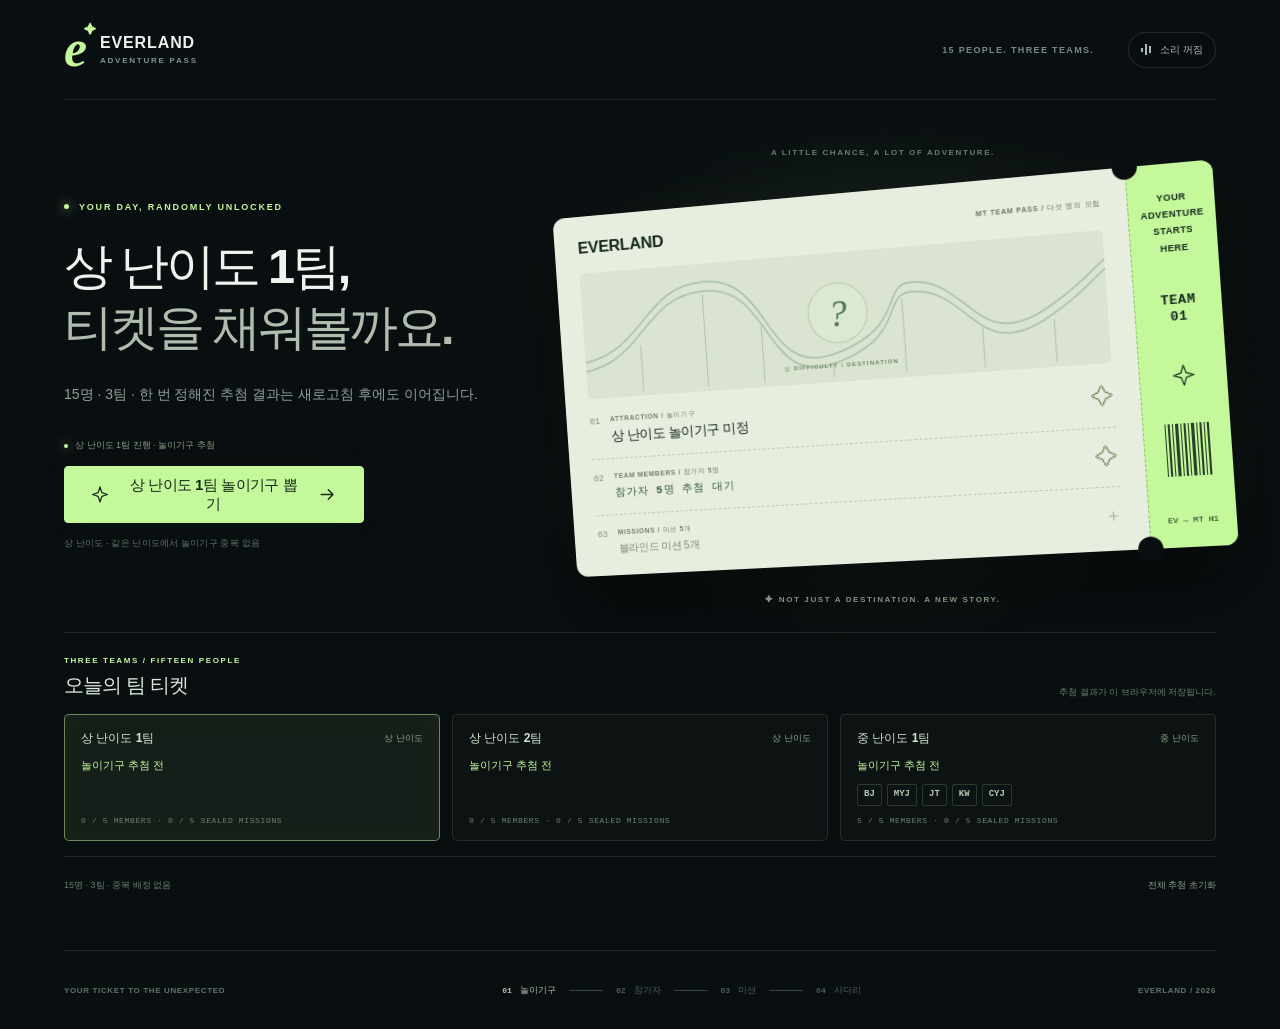
<file: index.html>
<!doctype html>
<html lang="ko">
  <head>
    <meta charset="utf-8">
    <meta name="viewport" content="width=device-width, initial-scale=1, viewport-fit=cover">
    <meta name="theme-color" content="#090e10">
    <meta name="description" content="15명의 참가자를 세 팀으로 나누고, 놀이기구와 미션 사다리로 에버랜드 MT 티켓을 완성하세요.">
    <title>에버랜드 MT 어드벤처 패스 — 팀 추첨</title>
    <link rel="icon" href="data:image/svg+xml,%3Csvg xmlns='http://www.w3.org/2000/svg' viewBox='0 0 64 64'%3E%3Crect width='64' height='64' rx='14' fill='%23090e10'/%3E%3Ctext x='17' y='48' font-family='Georgia,serif' font-style='italic' font-size='53' fill='%23c4f89a'%3Ee%3C/text%3E%3C/svg%3E">
    <link rel="stylesheet" href="styles.css">
    <link rel="stylesheet" href="name-draw.css">
    <script src="effects.js" defer></script>
    <script src="participants.js" defer></script>
    <script src="event-data.js" defer></script>
    <script src="ladder.js" defer></script>
    <script src="raffle-state.js" defer></script>
    <script src="ticket-export.js" defer></script>
    <script src="name-draw.js" defer></script>
    <script src="app.js" defer></script>
  </head>
  <body data-stage="intro">
    <svg class="svg-library" xmlns="http://www.w3.org/2000/svg" aria-hidden="true">
      <symbol id="icon-arrow" viewBox="0 0 24 24"><path d="M4 12h15m-6-6 6 6-6 6"/></symbol>
      <symbol id="icon-spark" viewBox="0 0 24 24"><path d="m12 2 2.5 7.5L22 12l-7.5 2.5L12 22l-2.5-7.5L2 12l7.5-2.5Z"/></symbol>
      <symbol id="icon-timber" viewBox="0 0 64 64"><path d="M5 47c10-2 9-33 23-33s11 35 31 30M5 53c11-2 9-33 23-33s11 35 31 30M13 37v20m12-34v34m13-24v24m13-10v10"/><path d="m20 12 9-2 4 7-10 2Z"/></symbol>
      <symbol id="icon-river" viewBox="0 0 64 64"><path d="M7 43c8-7 15 8 24 0s16 8 26 0M7 54c8-7 15 8 24 0s16 8 26 0"/><ellipse cx="33" cy="32" rx="17" ry="7"/><path d="M16 32v5c0 10 34 10 34 0v-5M10 32V12m0 10c-11-2-6-13 0-7 7-10 16-2 0 7"/></symbol>
      <symbol id="icon-thunder" viewBox="0 0 64 64"><path d="m35 5-15 25h13l-6 19 18-29H33l2-15ZM8 49l8 8m-4-24-7 8m45 0 8 8M17 56q15-9 30 0"/></symbol>
      <symbol id="icon-neon" viewBox="0 0 64 64"><path d="M5 43c12-33 15 26 28 0S47 10 58 29M5 50c12-33 15 26 28 0S47 17 58 36M15 15l8 8m-8 0 8-8m24 31 8 8m-8 0 8-8"/></symbol>
      <symbol id="icon-storm" viewBox="0 0 64 64"><path d="M42 9C17 2 6 22 18 38s38 12 35-4-28-21-29-6 13 20 21 11M8 50h24m6 6h17M7 13h10"/></symbol>
      <symbol id="icon-rock" viewBox="0 0 64 64"><circle cx="32" cy="32" r="8"/><path d="m27 26-9-9m20 20 9 9M26 38l-9 9m21-21 9-9M11 11h13v13H11ZM40 40h13v13H40ZM11 40h13v13H11ZM40 11h13v13H40Z"/></symbol>
      <symbol id="icon-twist" viewBox="0 0 64 64"><ellipse cx="32" cy="32" rx="27" ry="11" transform="rotate(40 32 32)"/><ellipse cx="32" cy="32" rx="27" ry="11" transform="rotate(-40 32 32)"/><circle cx="32" cy="32" r="5"/></symbol>
      <symbol id="icon-magic" viewBox="0 0 64 64"><path d="M9 54 28 9h8l19 45M21 54h22M28 12 20 40h17l-3-28M7 25h7m-3-4v8m38-14h8m-4-4v8"/><path d="M20 40v5h17v-5"/></symbol>
    </svg>

    <header class="app-header">
      <a class="brand" id="brand-home" href="#" aria-label="에버랜드 어드벤처 패스 처음으로">
        <span class="brand-mark" aria-hidden="true">e<span>✦</span></span>
        <span>EVERLAND<small>ADVENTURE PASS</small></span>
      </a>
      <div class="header-right">
        <span class="edition">15 PEOPLE. THREE TEAMS.</span>
        <button class="sound-toggle" id="sound-toggle" type="button" aria-pressed="false" aria-label="효과음 켜기"><span class="sound-bars" aria-hidden="true"><i></i><i></i><i></i></span><span id="sound-label">소리 꺼짐</span></button>
      </div>
    </header>

    <main class="app-main">
      <section class="screen ticket-screen" id="ticket-screen" aria-labelledby="ticket-heading">
        <div class="ticket-copy">
          <p class="eyebrow"><span class="status-dot"></span> YOUR DAY, RANDOMLY UNLOCKED</p>
          <h1 id="ticket-heading" tabindex="-1">한 장의 티켓,<br><span>예측불가한 하루.</span></h1>
          <p class="intro-description" id="ticket-description">어디로 갈지는 아직 비밀.<br>뽑기 한 번으로 오늘의 첫 모험을 채워보세요.</p>
        </div>

        <div class="ticket-space">
          <span class="orbit-label orbit-label-top" aria-hidden="true">A LITTLE CHANCE, A LOT OF ADVENTURE.</span>
          <article class="adventure-ticket" id="adventure-ticket" aria-label="오늘의 어드벤처 티켓">
            <div class="ticket-main">
          <div class="ticket-topline"><span>EVERLAND</span><span class="ticket-mini-label">MT TEAM PASS / 다섯 명의 모험</span></div>
              <div class="ticket-art" id="ticket-art">
                <svg class="ticket-track" viewBox="0 0 560 130" fill="none" aria-hidden="true"><path d="M-20 95C70 95 63 16 138 16S196 128 278 102 321 27 370 35s59 76 125 39 60-61 89-49"/><path d="M-20 105C70 105 63 26 138 26S196 138 278 112 321 37 370 45s59 76 125 39 60-61 89-49"/><path class="track-support" d="M63 79v49m72-98v98m62-60v60m75-15v15m77-77v77m82-41v41m74-44v44"/></svg>
                <div class="mystery-mark" id="mystery-mark" aria-hidden="true">?</div>
                <svg class="ticket-ride-icon" id="ticket-ride-icon" aria-hidden="true" hidden><use href="#icon-timber"></use></svg>
                <span class="ticket-art-caption" id="ticket-art-caption">THE ADVENTURE IS YOURS TO FIND</span>
              </div>
              <div class="ticket-slots">
                <div class="ticket-slot ride-slot"><span class="slot-number">01</span><div><span class="slot-label">ATTRACTION / 놀이기구</span><strong id="ticket-ride-name">아직 비어 있는 모험</strong></div><span class="slot-state" id="slot-state" aria-hidden="true">✧</span></div>
                <div class="ticket-slot owner-slot"><span class="slot-number">02</span><div><span class="slot-label">TEAM MEMBERS / 참가자 5명</span><strong id="ticket-owner-name">누구의 모험이 될까요?</strong></div><span class="slot-state" id="owner-slot-state" aria-hidden="true">✧</span></div>
                <div class="ticket-slot mission-slot"><span class="slot-number">03</span><div><span class="slot-label">MISSIONS / 미션 5개</span><strong>스페셜 1개 + 일반 4개</strong></div><span class="slot-state" aria-hidden="true">＋</span></div>
              </div>
            </div>
            <div class="ticket-stub"><span class="stub-label">YOUR<br>ADVENTURE<br>STARTS HERE</span><strong class="stub-owner" id="stub-owner" aria-label="티켓 주인 미정">—</strong><svg class="stub-spark" aria-hidden="true"><use href="#icon-spark"></use></svg><div class="barcode" aria-hidden="true"></div><span class="ticket-number" id="ticket-number">EV — 0001</span></div>
            <span class="ticket-stamp" id="ticket-stamp" aria-hidden="true">ADVENTURE<br>UNLOCKED</span>
          </article>
          <span class="orbit-label orbit-label-bottom" aria-hidden="true">✦ NOT JUST A DESTINATION. A NEW STORY.</span>
        </div>

        <div class="ticket-actions">
          <div class="ticket-ready"><span class="status-dot"></span><span id="ticket-ready-label">티켓에 모험을 채울 준비가 됐어요</span></div>
          <button class="primary-button draw-button" id="draw-button" type="button"><svg aria-hidden="true"><use href="#icon-spark"></use></svg><span id="draw-button-label">상 난이도 1팀 놀이기구 뽑기</span><svg aria-hidden="true"><use href="#icon-arrow"></use></svg></button>
          <span class="draw-note" id="draw-note">15명 · 3팀 · 한 명씩 중복 없이 추첨</span>
        </div>
        <section class="team-overview" id="team-overview" aria-label="세 팀 진행 현황">
          <div class="overview-heading"><div><p class="eyebrow">THREE TEAMS / FIFTEEN PEOPLE</p><h2>오늘의 팀 티켓</h2></div><span class="overview-storage" id="storage-note">추첨 현황을 이 브라우저에 저장합니다.</span></div>
          <div class="overview-cards" id="overview-cards"></div>
          <div class="assignment-controls"><span id="overview-count">15명 · 3팀 · 중복 배정 없음</span><button class="text-button" id="reset-event" type="button">전체 추첨 초기화</button></div>
        </section>
      </section>

      <section class="screen draw-screen" id="draw-screen" aria-labelledby="draw-heading" hidden>
        <div class="draw-intro"><p class="eyebrow">FINDING YOUR NEXT ADVENTURE</p><h1 id="draw-heading" tabindex="-1">모험을 불러오는 중<span class="loading-dots" aria-hidden="true">...</span></h1><p>잠깐의 우연이, 오늘의 이야기가 됩니다.</p></div>
        <div class="gacha-machine" id="gacha-machine">
          <div class="machine-orbit orbit-one" aria-hidden="true"></div><div class="machine-orbit orbit-two" aria-hidden="true"></div>
          <div class="machine-topline"><span>DESTINATION SELECTOR</span><span><i></i> LIVE DRAW</span></div>
          <div class="roulette-stage" id="roulette-stage">
            <div class="roulette-cylinder" id="roulette-cylinder" role="img" aria-label="선택한 난이도의 놀이기구가 회전하는 원통형 룰렛"></div>
            <span class="cylinder-cap cylinder-cap-left" aria-hidden="true"></span><span class="cylinder-cap cylinder-cap-right" aria-hidden="true"></span>
            <span class="selection-window" aria-hidden="true"></span><span class="reel-shade" aria-hidden="true"></span>
          </div>
          <div class="machine-bottomline"><span id="machine-status">SCANNING POSSIBILITIES</span><span>01 / ATTRACTION</span></div>
          <div class="charge-track" aria-hidden="true"><span></span></div>
        </div>
        <p class="draw-bottom-note"><svg aria-hidden="true"><use href="#icon-spark"></use></svg>당신의 티켓에 채워질 첫 번째 목적지</p>
      </section>

      <section class="screen reveal-screen" id="reveal-screen" aria-labelledby="cinematic-heading" hidden>
        <canvas class="effects-canvas" id="effects-canvas" aria-hidden="true"></canvas>
        <div class="reveal-vignette" aria-hidden="true"></div><div class="reveal-flare" aria-hidden="true"></div>
        <div class="cinematic-caption" id="cinematic-caption">
          <p class="eyebrow">A CHANCE BECOMES AN ADVENTURE</p>
          <h1 id="cinematic-heading" tabindex="-1">어떤 모험이 기다릴까요?</h1>
          <p id="cinematic-hint">작은 빛 하나가, 오늘의 목적지를 찾아갑니다.</p>
          <div class="cinematic-progress" aria-hidden="true"><span></span></div>
          <span class="cinematic-step" id="cinematic-step">01 / ARRIVAL</span>
        </div>
        <div class="reveal-content" id="reveal-content" hidden inert>
          <p class="eyebrow reveal-eyebrow"><span class="status-dot"></span> ADVENTURE UNLOCKED</p>
          <p class="reveal-tag" id="reveal-tag"></p>
          <h1 id="reveal-heading" tabindex="-1"></h1>
          <p class="reveal-description" id="reveal-description"></p>
          <div class="reveal-pass" aria-hidden="true"><svg class="reveal-pass-icon" id="reveal-pass-icon"><use></use></svg><div><span>YOUR NEXT STOP</span><strong id="reveal-pass-name"></strong><small>01 / ATTRACTION CONFIRMED</small></div><span class="pass-check">✓</span></div>
          <div class="reveal-fixed-members" id="reveal-fixed-members" hidden><span>FIXED TEAM / 확정 팀원</span><div id="reveal-fixed-list"></div></div>
          <div class="reveal-actions"><button class="primary-button" id="keep-button" type="button" disabled>티켓 주인 뽑기<svg aria-hidden="true"><use href="#icon-arrow"></use></svg></button><button class="text-button" id="redraw-button" type="button" disabled>한 번 더 뽑기 <span aria-hidden="true">↻</span></button></div>
        </div>
        <span class="reveal-index" id="reveal-index" aria-hidden="true" hidden></span>
      </section>
      <section class="screen owner-screen" id="owner-screen" aria-labelledby="owner-heading" hidden></section>

      <section class="screen mission-screen" id="mission-screen" aria-labelledby="mission-heading" hidden>
        <div class="flow-heading"><p class="eyebrow" id="mission-eyebrow">MISSION DRAW / 05 CARDS</p><h1 id="mission-heading" tabindex="-1">팀의 미션을 뽑아볼까요?</h1><p id="mission-description"></p></div>
        <div class="flow-team-strip" id="mission-team-strip"></div>
        <div class="mission-card-grid" id="mission-card-grid" aria-live="polite"></div>
        <div class="flow-actions"><button class="primary-button" id="mission-draw-button" type="button">미션 5장 뽑기 <svg aria-hidden="true"><use href="#icon-arrow"></use></svg></button><button class="primary-button" id="mission-next-button" type="button" hidden>사다리 생성하기 <svg aria-hidden="true"><use href="#icon-arrow"></use></svg></button></div>
      </section>

      <section class="screen ladder-screen" id="ladder-screen" aria-labelledby="ladder-heading" hidden>
        <div class="flow-heading"><p class="eyebrow">TRANSPARENT LADDER / FOLLOW THE LIGHT</p><h1 id="ladder-heading" tabindex="-1">이니셜을 눌러 미션을 연결하세요.</h1><p id="ladder-description">빛이 지나간 경로는 계속 남아 있어요. 참가자를 한 명씩 선택하세요.</p></div>
        <div class="ladder-team-strip" id="ladder-team-strip"></div>
        <div class="ladder-top-players" id="ladder-top-players" aria-label="참가자 출발점"></div>
        <div class="ladder-svg-wrap" id="ladder-svg-wrap"><svg id="ladder-svg" viewBox="0 0 1000 500" preserveAspectRatio="none" role="img" aria-label="다섯 참가자와 다섯 미션을 잇는 사다리"></svg><div class="ladder-flare" id="ladder-flare" aria-hidden="true"></div></div>
        <div class="ladder-bottom-missions" id="ladder-bottom-missions" aria-label="미션 도착점"></div>
        <div class="ladder-leader-callout" id="ladder-leader-callout" aria-live="polite" hidden></div>
        <div class="ladder-result-list" id="ladder-result-list"></div>
        <div class="flow-actions"><button class="primary-button" id="ladder-next-button" type="button" hidden>팀 티켓 완성 <svg aria-hidden="true"><use href="#icon-arrow"></use></svg></button></div>
      </section>

      <section class="screen final-screen" id="final-screen" aria-labelledby="final-heading" hidden>
        <div class="flow-heading"><p class="eyebrow">EVERLAND MT / BLIND DRAW COMPLETE</p><h1 id="final-heading" tabindex="-1">세 팀의 모험이 완성됐어요.</h1><p>스페셜 미션 당첨자와 팀장을 공개합니다. 실제 미션 내용은 개인 티켓에서만 확인할 수 있어요.</p></div>
        <div class="final-ticket-grid" id="final-ticket-grid"></div>
        <div class="flow-actions final-actions"><button class="primary-button" id="download-complete-results-button" type="button">전체 결과 저장 및 티켓 다운로드 <svg aria-hidden="true"><use href="#icon-arrow"></use></svg></button><button class="text-button" id="export-operator-data-button" type="button">운영자 기기용 JSON만 저장</button><button class="text-button" id="reset-final" type="button">전체 추첨 초기화</button></div>
        <p class="operator-export-note">완료 ZIP과 운영자 JSON에는 실제 미션과 팀장 정보가 포함됩니다. 진행자만 저장·전달하세요.</p>
      </section>
    </main>

    <footer class="app-footer"><span id="footer-caption">YOUR TICKET TO THE UNEXPECTED</span><div class="journey-steps" aria-label="티켓 진행 상황"><span class="step active" id="ride-step"><i>01</i>놀이기구</span><span class="step-connector" aria-hidden="true"></span><span class="step" id="owner-step"><i>02</i>참가자</span><span class="step-connector" aria-hidden="true"></span><span class="step" id="mission-step"><i>03</i>미션</span><span class="step-connector" aria-hidden="true"></span><span class="step" id="ladder-step"><i>04</i>사다리</span></div><span class="footer-number">EVERLAND / 2026</span></footer>
    <dialog class="reset-dialog" id="reset-dialog" aria-labelledby="reset-heading"><h2 id="reset-heading">전체 추첨을 초기화할까요?</h2><p>이 브라우저에 저장된 3개 팀의 놀이기구, 참가자, 미션과 사다리 결과를 지웁니다.<br>초기화 후 15명 모두 다시 추첨할 수 있습니다.</p><div><button class="primary-button" id="cancel-reset" type="button" autofocus>돌아가기</button><button class="text-button" id="confirm-reset" type="button">전체 추첨 초기화</button></div></dialog>
    <button class="skip-button" id="skip-button" type="button" hidden>연출 건너뛰기 <span aria-hidden="true">↗</span></button>
    <div class="opening-overlay" id="opening-overlay" aria-hidden="true"><div class="opening-spark">✦</div><span>당신의 모험을 준비하는 중</span><div class="opening-line"></div></div>
    <p class="sr-only" id="live-status" role="status" aria-live="polite"></p>
    <noscript><p class="noscript-message">놀이기구 뽑기를 즐기려면 브라우저에서 JavaScript를 켜주세요.</p></noscript>
  </body>
</html>
</file>
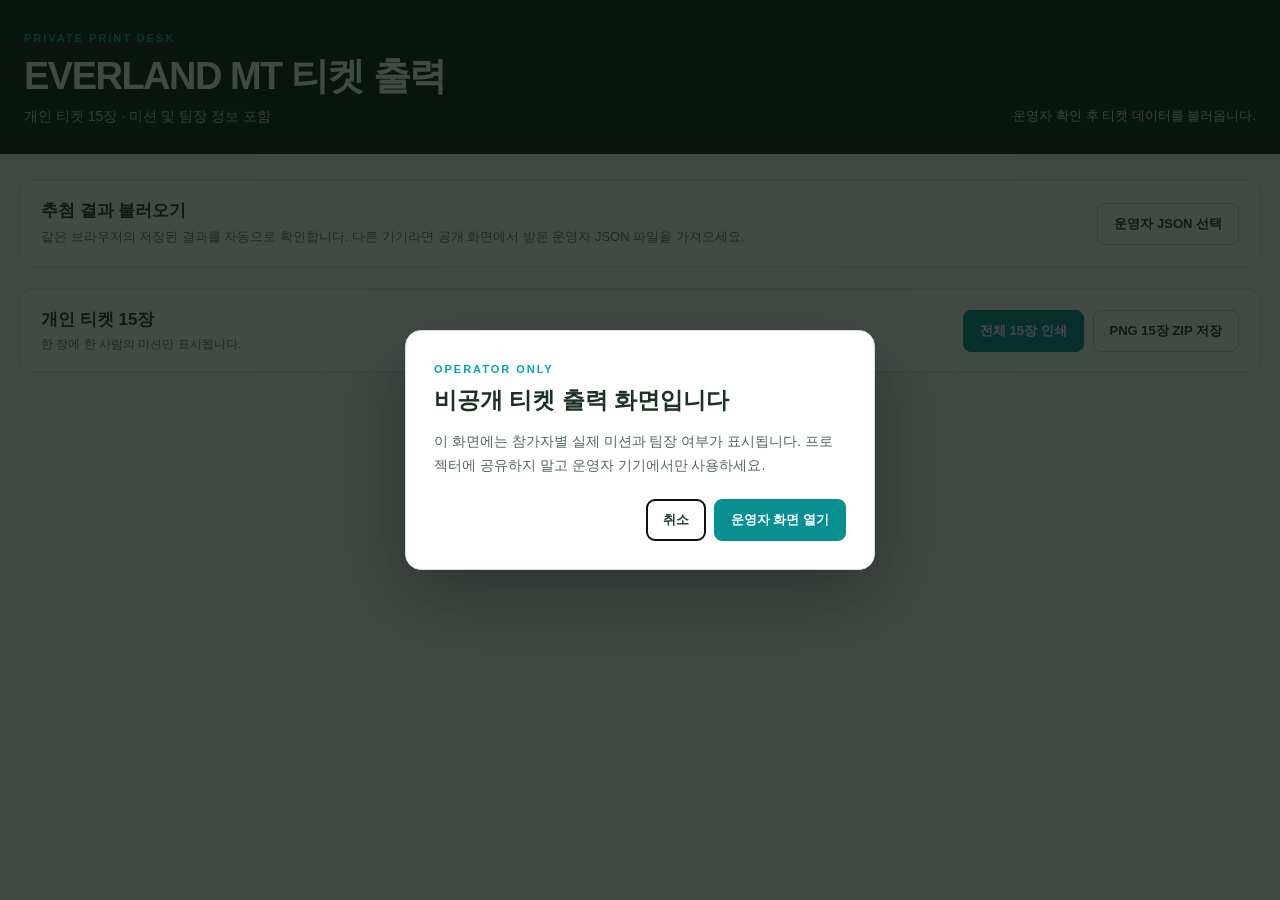
<file: operator.html>
<!doctype html>
<html lang="ko">
  <head>
    <meta charset="utf-8">
    <meta name="viewport" content="width=device-width, initial-scale=1">
    <meta name="theme-color" content="#10211a">
    <title>운영자 티켓 출력 — EVERLAND MT</title>
    <link rel="icon" href="data:image/svg+xml,%3Csvg xmlns='http://www.w3.org/2000/svg' viewBox='0 0 64 64'%3E%3Crect width='64' height='64' rx='14' fill='%23fff'/%3E%3Ctext x='17' y='48' font-family='Georgia,serif' font-style='italic' font-size='53' fill='%230caaa9'%3Ee%3C/text%3E%3C/svg%3E">
    <link rel="stylesheet" href="operator.css">
    <script src="participants.js" defer></script>
    <script src="event-data.js" defer></script>
    <script src="ladder.js" defer></script>
    <script src="raffle-state.js" defer></script>
    <script src="ticket-export.js" defer></script>
    <script src="operator.js" defer></script>
  </head>
  <body>
    <header class="operator-header">
      <div><span class="eyebrow">PRIVATE PRINT DESK</span><h1>EVERLAND MT 티켓 출력</h1><p>개인 티켓 15장 · 미션 및 팀장 정보 포함</p></div>
      <div class="operator-status" id="operator-status" role="status" aria-live="polite">운영자 확인 후 티켓 데이터를 불러옵니다.</div>
    </header>

    <main class="operator-main">
      <section class="operator-import" id="operator-import">
        <div><h2>추첨 결과 불러오기</h2><p>같은 브라우저의 저장된 결과를 자동으로 확인합니다. 다른 기기라면 공개 화면에서 받은 운영자 JSON 파일을 가져오세요.</p></div>
        <label class="file-picker">운영자 JSON 선택<input id="operator-file" type="file" accept="application/json,.json"></label>
      </section>
      <section class="operator-actions" id="operator-actions" hidden>
        <div><strong id="ticket-count">개인 티켓 15장</strong><span>한 장에 한 사람의 미션만 표시됩니다.</span></div>
        <div class="action-buttons"><button class="button button-primary" id="print-all" type="button">전체 15장 인쇄</button><button class="button" id="download-all" type="button">PNG 15장 ZIP 저장</button></div>
      </section>
      <div class="ticket-pages" id="ticket-pages" aria-live="polite"></div>
    </main>

    <dialog class="operator-warning" id="operator-warning" aria-labelledby="warning-title">
      <span class="eyebrow">OPERATOR ONLY</span>
      <h2 id="warning-title">비공개 티켓 출력 화면입니다</h2>
      <p>이 화면에는 참가자별 실제 미션과 팀장 여부가 표시됩니다. 프로젝터에 공유하지 말고 운영자 기기에서만 사용하세요.</p>
      <div><button class="button" id="leave-operator" type="button">취소</button><button class="button button-primary" id="confirm-operator" type="button">운영자 화면 열기</button></div>
    </dialog>
    <p class="operator-live" id="operator-live" role="status" aria-live="polite"></p>
  </body>
</html>
</file>
<file: styles.css>
:root {
  color-scheme: dark;
  --ink: #090e10;
  --panel: #111a1d;
  --white: #edf3ee;
  --muted: #82938e;
  --mint: #c4f89a;
  --line: rgba(220, 242, 226, .13);
  --accent: #c4f89a;
  --accent-rgb: 196, 248, 154;
  font-family: "Apple SD Gothic Neo", "Malgun Gothic", "Noto Sans KR", sans-serif;
  font-synthesis: none;
  text-rendering: optimizeLegibility;
}
* { box-sizing: border-box; }
html { min-width: 320px; overflow-x: clip; background: var(--ink); }
body { margin: 0; min-height: 100vh; min-height: 100svh; color: var(--white); background: var(--ink); overflow-x: hidden; }
body::before { position: fixed; inset: 0; z-index: -1; background: radial-gradient(ellipse at 73% 42%, rgba(96, 155, 103, .09), transparent 52%), linear-gradient(rgba(196, 248, 154, .02) 1px, transparent 1px), linear-gradient(90deg, rgba(196, 248, 154, .02) 1px, transparent 1px); background-size: auto, 72px 72px, 72px 72px; content: ""; pointer-events: none; }
button, a { -webkit-tap-highlight-color: transparent; }
button { font: inherit; cursor: pointer; }
button:disabled { cursor: default; }
button:focus-visible, a:focus-visible, summary:focus-visible { outline: 2px solid var(--mint); outline-offset: 6px; }
[hidden] { display: none !important; }
svg { fill: none; stroke: currentColor; stroke-width: 1.7; stroke-linecap: round; stroke-linejoin: round; }
.svg-library { position: absolute; width: 0; height: 0; overflow: hidden; }
.sr-only { position: absolute; width: 1px; height: 1px; padding: 0; margin: -1px; overflow: hidden; clip-path: inset(50%); white-space: nowrap; border: 0; }
h1:focus { outline: none; }

.app-header { position: relative; z-index: 20; display: flex; align-items: center; justify-content: space-between; width: min(1440px, 90vw); height: 100px; margin: 0 auto; border-bottom: 1px solid var(--line); }
.brand { display: flex; align-items: center; gap: 12px; color: var(--white); font-size: 16px; font-weight: 850; letter-spacing: .055em; text-decoration: none; }
.brand small { display: block; margin-top: 4px; color: var(--muted); font-size: 8px; font-weight: 600; letter-spacing: .22em; }
.brand-mark { position: relative; font-family: Georgia, serif; font-size: 52px; font-style: italic; line-height: .7; color: var(--mint); }
.brand-mark span { position: absolute; top: -6px; right: -10px; font-size: 13px; }
.header-right { display: flex; align-items: center; gap: 34px; }
.edition { color: #788a84; font-size: 9px; font-weight: 650; letter-spacing: .15em; }
.sound-toggle { display: flex; align-items: center; justify-content: center; gap: 9px; min-height: 36px; padding: 0 12px; border: 1px solid var(--line); border-radius: 30px; color: #aebbb5; background: rgba(9, 14, 16, .6); font-size: 10px; }
.sound-bars { display: flex; align-items: center; gap: 2px; height: 12px; }
.sound-bars i { width: 2px; height: 4px; background: currentColor; }
.sound-bars i:nth-child(2) { height: 11px; }
.sound-bars i:nth-child(3) { height: 7px; }
.sound-toggle[aria-pressed="true"] { color: var(--mint); border-color: rgba(196, 248, 154, .3); }
.app-main { position: relative; display: grid; align-items: center; min-height: calc(100svh - 179px); }
.screen { position: relative; width: min(1240px, 90vw); margin: 0 auto; }
.eyebrow { display: flex; align-items: center; gap: 10px; margin: 0 0 24px; color: var(--mint); font-size: 9px; font-weight: 700; letter-spacing: .2em; }
.status-dot { display: inline-block; flex: 0 0 auto; width: 5px; height: 5px; border-radius: 50%; background: currentColor; box-shadow: 0 0 12px currentColor; }

.ticket-screen { display: grid; grid-template-columns: minmax(295px, .78fr) minmax(400px, 1.22fr); gap: 0 60px; align-items: center; padding: 48px 0; }
.ticket-copy { grid-column: 1; align-self: end; padding-bottom: 32px; }
.ticket-copy h1 { margin: 0; color: #eef5ee; font-size: clamp(36px, 3.8vw, 58px); font-weight: 800; letter-spacing: -.065em; line-height: 1.25; word-break: keep-all; }
.ticket-copy h1 span { color: #b0bcad; }
.intro-description { margin: 23px 0 0; color: #91a099; font-size: 14px; line-height: 1.9; word-break: keep-all; }
.ticket-space { position: relative; grid-column: 2; grid-row: 1 / span 2; padding: 42px 0; perspective: 1100px; }
.ticket-space::before { position: absolute; inset: -60px -30px; z-index: -1; border-radius: 50%; background: radial-gradient(ellipse, rgba(169, 232, 149, .13), transparent 68%); content: ""; }
.orbit-label { position: absolute; left: 50%; color: #687e70; font-size: 8px; font-weight: 600; letter-spacing: .2em; white-space: nowrap; transform: translateX(-50%); }
.orbit-label-top { top: 0; }
.orbit-label-bottom { bottom: 0; color: #829481; }
.adventure-ticket { position: relative; display: grid; grid-template-columns: minmax(0, 1fr) 83px; min-height: 316px; border-radius: 12px; color: #16291f; background: #e7eddf; box-shadow: 0 38px 65px rgba(0, 0, 0, .5), 0 0 80px rgba(140, 204, 121, .05); transform: rotate(-4deg) rotateY(-7deg); transition: transform .8s ease, box-shadow .8s ease; }
.adventure-ticket::before, .adventure-ticket::after { position: absolute; z-index: 3; right: 71px; width: 24px; height: 24px; border-radius: 50%; background: var(--ink); content: ""; }
.adventure-ticket::before { top: -12px; }
.adventure-ticket::after { bottom: -12px; }
.ticket-main { min-width: 0; padding: 23px 25px 20px; }
.ticket-topline { display: flex; align-items: center; justify-content: space-between; gap: 12px; font-size: 17px; font-weight: 900; letter-spacing: -.015em; }
.ticket-mini-label { color: #657461; font-size: 7px; font-weight: 650; letter-spacing: .11em; }
.ticket-art { position: relative; display: grid; height: 130px; margin-top: 16px; overflow: hidden; place-items: center; border-radius: 5px; background: #dae4d1; }
.ticket-track { position: absolute; inset: 0; width: 100%; height: 100%; stroke-width: 1.8; color: #47774f; opacity: .3; }
.track-support { stroke-width: 1; }
.mystery-mark { display: grid; width: 61px; height: 61px; margin-bottom: 9px; place-items: center; border: 1px solid rgba(70, 108, 60, .23); border-radius: 50%; color: #4e7752; background: rgba(220, 233, 207, .88); font-family: Georgia, serif; font-size: 38px; font-style: italic; }
.ticket-art-caption { position: absolute; bottom: 12px; color: #6f8565; font-size: 6px; font-weight: 600; letter-spacing: .19em; }
.ticket-ride-icon { width: 76px; height: 76px; margin-bottom: 9px; color: #315b3f; stroke-width: 2; }
.ticket-slots { margin-top: 17px; }
.ticket-slot { display: flex; align-items: center; gap: 11px; }
.ticket-slot + .ticket-slot { margin-top: 13px; padding-top: 13px; border-top: 1px dashed rgba(72, 97, 66, .24); }
.slot-number { align-self: flex-start; margin-top: 2px; color: #809276; font-family: monospace; font-size: 9px; }
.slot-label { display: block; color: #6f8069; font-size: 7px; font-weight: 650; letter-spacing: .1em; }
.ticket-slot strong { display: block; margin-top: 4px; font-size: 15px; font-weight: 750; letter-spacing: -.035em; word-break: keep-all; }
.mission-slot strong { color: #7d8b75; font-size: 11px; font-weight: 500; }
.slot-state { margin-left: auto; color: #658351; font-size: 22px; }
.mission-slot .slot-state { color: #a7b59c; font-size: 17px; }
.ticket-stub { display: flex; flex-direction: column; align-items: center; justify-content: space-between; padding: 25px 10px 22px; border-left: 1px dashed rgba(33, 67, 41, .3); border-radius: 0 12px 12px 0; background: #c4f89a; text-align: center; }
.stub-label { font-size: 9px; font-weight: 850; line-height: 1.8; letter-spacing: .045em; }
.stub-spark { width: 31px; height: 31px; margin: 15px 0; stroke-width: 1.2; }
.barcode { width: 42px; height: 51px; background: repeating-linear-gradient(90deg, #29402a 0 1px, transparent 1px 3px, #29402a 3px 5px, transparent 5px 7px, #29402a 7px 8px, transparent 8px 10px, #29402a 10px 13px, transparent 13px 15px); }
.ticket-number { margin-top: 12px; font-family: monospace; font-size: 8px; }
.ticket-stamp { position: absolute; z-index: 4; top: 103px; right: 95px; padding: 7px 9px; border: 2px solid #2c754e; color: #2c754e; opacity: 0; font-size: 10px; font-weight: 900; letter-spacing: .09em; text-align: center; line-height: 1.4; transform: rotate(-14deg) scale(1.6); }
.adventure-ticket.is-filled .ticket-stamp { animation: stamp-in .55s .25s cubic-bezier(.3, .8, .3, 1) forwards; }
.adventure-ticket.is-filled { transform: rotate(-2deg) rotateY(-3deg); box-shadow: 0 38px 65px rgba(0, 0, 0, .5), 0 0 70px rgba(140, 204, 121, .12); }
.adventure-ticket.is-filling { animation: ticket-filled .85s cubic-bezier(.16, .8, .2, 1) both; }
.adventure-ticket.is-filling .ride-slot { animation: slot-print .6s .3s both; }
.ticket-actions { grid-column: 1; align-self: start; padding-top: 0; }
.ticket-ready { display: flex; align-items: center; gap: 7px; margin-bottom: 14px; color: #8a9d87; font-size: 9px; }
.ticket-ready .status-dot { width: 4px; height: 4px; color: var(--mint); }
.primary-button { display: inline-flex; align-items: center; justify-content: center; gap: 14px; min-height: 57px; padding: 0 26px; border: 1px solid var(--mint); border-radius: 4px; color: #172817; background: var(--mint); font-size: 15px; font-weight: 800; letter-spacing: -.035em; box-shadow: 0 0 32px rgba(161, 243, 119, .04); transition: background .2s, transform .2s, box-shadow .2s, opacity .2s; }
.primary-button svg { flex: 0 0 auto; width: 19px; height: 19px; }
.primary-button:hover:not(:disabled) { background: #d4ffb1; box-shadow: 0 0 34px rgba(172, 244, 134, .12); transform: translateY(-2px); }
.primary-button:active:not(:disabled) { transform: translateY(0); }
.primary-button:disabled { opacity: .4; }
.draw-button { justify-content: space-between; width: min(100%, 300px); }
.draw-button > svg:first-child { width: 18px; }
.draw-button > span { margin-right: auto; }
.draw-note { display: block; margin-top: 14px; color: #5f7469; font-size: 9px; letter-spacing: .02em; }
.attraction-pool { grid-column: 2; margin-top: 29px; padding: 0 10px; }
.attraction-pool summary { display: flex; align-items: center; justify-content: center; gap: 30px; width: fit-content; margin: 0 auto; color: #83968a; cursor: pointer; font-size: 10px; list-style: none; }
.attraction-pool summary::-webkit-details-marker { display: none; }
.attraction-pool summary span { color: #b1c4b1; font-size: 17px; transition: transform .3s; }
.attraction-pool[open] summary span { transform: rotate(45deg); }
.pool-list { display: grid; grid-template-columns: 1fr 1fr; gap: 10px 18px; margin-top: 20px; padding: 20px 0 0; border-top: 1px solid var(--line); }
.pool-item { display: flex; align-items: center; gap: 9px; color: #b9c8bb; font-size: 10px; }
.pool-item svg { width: 26px; height: 26px; color: #92b088; }
.pool-item small { margin-left: auto; color: #526c5c; font-family: monospace; font-size: 9px; }

.app-footer { position: relative; z-index: 10; display: flex; align-items: center; justify-content: space-between; gap: 20px; width: min(1440px, 90vw); min-height: 79px; margin: 0 auto; border-top: 1px solid var(--line); color: #5f7568; font-size: 8px; font-weight: 600; letter-spacing: .08em; }
.journey-steps { display: flex; align-items: center; gap: 13px; }
.step { display: flex; align-items: center; gap: 8px; color: #4d6057; font-size: 9px; letter-spacing: 0; }
.step i { font-family: monospace; font-size: 8px; font-style: normal; }
.step.active { color: #b1c6ad; }
.step.done { color: var(--mint); }
.step-connector { width: 34px; height: 1px; background: #344638; }

/* The draw keeps the cylinder, but frames it as a ticket destination machine. */
.draw-screen { display: flex; flex-direction: column; align-items: center; justify-content: center; min-height: calc(100svh - 179px); padding: 44px 0 36px; opacity: 1; text-align: center; transition: opacity .95s ease, filter .95s ease, transform .95s ease; }
.draw-screen.is-fading { opacity: 0; filter: blur(8px); transform: translateY(-12px) scale(.985); pointer-events: none; }
.draw-intro { position: relative; z-index: 2; }
.draw-intro .eyebrow { justify-content: center; margin-bottom: 15px; }
.draw-intro h1 { margin: 0; font-size: clamp(26px, 3vw, 42px); letter-spacing: -.06em; font-weight: 750; }
.draw-intro > p:last-child { margin: 12px 0 0; color: #789080; font-size: 12px; }
.loading-dots { display: inline-block; width: 1.1em; overflow: hidden; vertical-align: bottom; animation: dots 1.2s steps(4, end) infinite; }
.gacha-machine { position: relative; width: min(880px, 90vw); margin: 40px 0 28px; }
.machine-topline, .machine-bottomline { position: relative; z-index: 4; display: flex; justify-content: space-between; padding: 0 9px; color: #758f7a; font-family: monospace; font-size: 9px; letter-spacing: .14em; }
.machine-topline > span:last-child { color: var(--mint); }
.machine-topline i { display: inline-block; width: 4px; height: 4px; margin-right: 7px; border-radius: 50%; background: var(--mint); }
.machine-bottomline { margin-top: 17px; font-size: 8px; }
.roulette-stage { --panel-height: 104px; --cylinder-radius: 125.5px; position: relative; width: 100%; height: 300px; margin-top: 15px; overflow: clip; perspective: 1400px; perspective-origin: center; }
.roulette-cylinder { position: absolute; top: 50%; left: 3%; width: 94%; height: var(--panel-height); transform: translateY(-50%) rotateX(0deg); transform-style: preserve-3d; will-change: transform; transition: transform 4.4s cubic-bezier(.2, .4, .3, 1); }
.cylinder-panel { position: absolute; top: 50%; left: 0; display: flex; align-items: center; justify-content: center; gap: 24px; width: 100%; height: var(--panel-height); padding: 10px 50px; border-top: 1px solid rgba(173, 207, 177, .22); border-bottom: 1px solid rgba(173, 207, 177, .13); background: linear-gradient(180deg, #21302a, #151e19 25%, #121a17 55%, #233026); color: #f1f8e9; backface-visibility: hidden; font-size: clamp(23px, 3vw, 34px); font-weight: 800; letter-spacing: -.045em; text-align: center; white-space: nowrap; text-shadow: 0 2px 14px rgba(0, 0, 0, .8); transform: translateY(-50%) rotateX(var(--panel-rotation)) translateZ(var(--cylinder-radius)); }
.cylinder-panel svg { width: 43px; height: 43px; color: var(--mint); stroke-width: 1.5; }
.cylinder-cap { position: absolute; z-index: 3; top: 50%; width: 24px; height: 84%; border: 1px solid #4f6d50; border-radius: 50%; background: linear-gradient(90deg, #0d1710, #465c3c 50%, #15211a); box-shadow: 0 0 18px rgba(0,0,0,.8); transform: translateY(-50%); pointer-events: none; }
.cylinder-cap-left { left: 2%; }
.cylinder-cap-right { right: 2%; transform: translateY(-50%) rotate(180deg); }
.selection-window { position: absolute; z-index: 4; top: 50%; left: 1%; width: 98%; height: calc(var(--panel-height) * 1.1); border-top: 1px solid var(--mint); border-bottom: 1px solid var(--mint); box-shadow: 0 0 26px rgba(176, 255, 139, .12), inset 0 0 30px rgba(176, 255, 139, .03); transform: translateY(-50%); pointer-events: none; }
.selection-window::before, .selection-window::after { position: absolute; top: 50%; width: 8px; height: 8px; border-top: 2px solid var(--mint); border-right: 2px solid var(--mint); content: ""; }
.selection-window::before { left: -10px; transform: translateY(-50%) rotate(45deg); }
.selection-window::after { right: -10px; transform: translateY(-50%) rotate(-135deg); }
.reel-shade { position: absolute; z-index: 5; inset: -5px 0; background: linear-gradient(180deg, var(--ink), transparent 25%, transparent 75%, var(--ink)); pointer-events: none; }
.machine-orbit { position: absolute; top: 50%; left: 50%; z-index: -1; width: 82%; height: 110%; border: 1px solid rgba(145, 196, 122, .09); border-radius: 50%; transform: translate(-50%, -50%) rotate(-25deg); }
.orbit-two { width: 92%; height: 124%; transform: translate(-50%, -50%) rotate(25deg); }
.charge-track { height: 2px; margin: 22px 9px 0; overflow: hidden; background: #19271e; }
.charge-track span { display: block; width: 100%; height: 100%; background: var(--mint); transform: scaleX(0); transform-origin: left; }
.gacha-machine.is-spinning .charge-track span { animation: charge-up 4.05s cubic-bezier(.12, .7, .14, 1) forwards; }
.draw-bottom-note { display: flex; align-items: center; gap: 8px; margin: 0; color: #9cbaa0; font-size: 11px; }
.draw-bottom-note svg { width: 14px; height: 14px; }

/* Per-ride Canvas scenes surround the destination reveal. */
.reveal-screen { display: flex; align-items: center; min-height: calc(100svh - 179px); padding: 64px 0; }
.effects-canvas, .reveal-vignette, .reveal-flare { position: fixed; inset: 0; width: 100%; height: 100%; pointer-events: none; }
.effects-canvas { z-index: 0; }
.reveal-vignette { z-index: 1; background: radial-gradient(ellipse at 50% 44%, transparent 18%, rgba(9,14,16,.18) 55%, rgba(9,14,16,.8) 100%), linear-gradient(0deg, #090e10 0%, transparent 32%, transparent 82%, rgba(9,14,16,.5)); }
.reveal-vignette::after { position: absolute; inset: 0; background: linear-gradient(90deg, rgba(9, 14, 16, .93) 0%, rgba(9, 14, 16, .8) 33%, rgba(9, 14, 16, .08) 75%); opacity: 0; content: ""; transition: opacity 1s ease; }
.reveal-screen.is-revealed .reveal-vignette::after { opacity: 1; }
.reveal-flare { z-index: 2; opacity: 0; background: radial-gradient(ellipse at 68% 40%, rgba(var(--accent-rgb), .17), transparent 60%); }
.reveal-screen.is-revealed .reveal-flare { animation: reveal-flare 1.9s ease both; }
.cinematic-caption { position: fixed; z-index: 3; right: 5vw; bottom: 15vh; left: 5vw; text-align: center; animation: content-enter 1s .2s ease both; }
.cinematic-caption .eyebrow { justify-content: center; margin-bottom: 19px; color: var(--accent); font-size: 8px; transition: color 1s ease; }
.cinematic-caption h1 { margin: 0; color: #c3d0c7; font-size: clamp(20px, 2vw, 28px); font-weight: 600; letter-spacing: -.045em; line-height: 1.4; }
.cinematic-caption > p:not(.eyebrow) { margin: 13px 0 0; color: #7e9488; font-size: 11px; line-height: 1.7; }
.cinematic-progress { width: 112px; height: 1px; margin: 24px auto 15px; overflow: hidden; background: #24362c; }
.cinematic-progress span { display: block; width: 100%; height: 100%; background: var(--accent); transform-origin: left; animation: charge-up 5.4s linear both; }
.cinematic-step { color: #627f6e; font-family: monospace; font-size: 8px; letter-spacing: .18em; }
.reveal-content { position: relative; z-index: 3; width: min(630px, 58%); }
.reveal-eyebrow { color: var(--accent); margin-bottom: 29px; opacity: 0; animation: content-enter .6s ease forwards; }
.reveal-tag { margin: 0 0 13px; color: var(--accent); font-size: 12px; font-weight: 700; letter-spacing: .02em; opacity: 0; animation: content-enter .5s .1s ease forwards; }
.reveal-content h1 { margin: 0; font-size: clamp(40px, 5.4vw, 78px); font-weight: 850; letter-spacing: -.075em; line-height: 1.22; word-break: keep-all; opacity: 0; animation: title-reveal .8s .15s cubic-bezier(.18, .75, .2, 1) forwards; }
.reveal-description { max-width: 440px; margin: 22px 0 29px; color: #a6b5ae; font-size: 14px; line-height: 1.8; word-break: keep-all; opacity: 0; animation: content-enter .6s .35s ease forwards; }
.reveal-pass { display: flex; align-items: center; gap: 15px; width: min(100%, 410px); min-height: 102px; padding: 20px 24px; border: 1px solid rgba(var(--accent-rgb), .3); border-radius: 4px; color: #d6e5d6; background: rgba(var(--accent-rgb), .045); opacity: 0; transform: translateY(25px) rotate(-3deg); animation: pass-reveal .7s .55s ease forwards; }
.reveal-pass-icon { flex: 0 0 auto; width: 40px; height: 40px; color: var(--accent); }
.reveal-pass > div > span { color: #7e968a; font-size: 7px; letter-spacing: .17em; }
.reveal-pass strong { display: block; margin: 7px 0 9px; font-size: 17px; letter-spacing: -.035em; }
.reveal-pass small { display: block; color: var(--accent); font-family: monospace; font-size: 7px; letter-spacing: .11em; }
.pass-check { margin-left: auto; color: var(--accent); font-size: 24px; font-weight: 300; }
.reveal-actions { display: flex; align-items: center; gap: 26px; margin-top: 30px; opacity: 0; animation: content-enter .5s .8s ease forwards; }
.reveal-actions .primary-button { min-width: 200px; }
.text-button { padding: 10px 0; border: 0; color: #94a79a; background: none; font-size: 11px; }
.text-button span { display: inline-block; margin-left: 5px; font-size: 17px; vertical-align: middle; }
.text-button:hover { color: #e0ecd9; }
.text-button:disabled { opacity: .4; }
.reveal-index { position: fixed; z-index: 2; right: 7vw; bottom: 16vh; color: rgba(var(--accent-rgb), .13); font-family: Georgia, serif; font-size: clamp(90px, 14vw, 210px); font-style: italic; line-height: 1; }
.reveal-screen.is-instant .reveal-content > *, .reveal-screen.is-instant .reveal-flare { animation-duration: .01ms; animation-delay: 0s; }
.skip-button { position: fixed; z-index: 30; right: 5vw; bottom: 102px; display: flex; align-items: center; gap: 15px; min-height: 38px; padding: 0 13px; border: 1px solid rgba(188, 215, 184, .2); border-radius: 3px; color: #adbea9; background: rgba(9, 14, 16, .85); font-size: 10px; }
.skip-button:hover { color: var(--mint); border-color: rgba(196, 248, 154, .4); }

.opening-overlay { position: fixed; z-index: 50; inset: 0; display: flex; flex-direction: column; align-items: center; justify-content: center; background: #090e10; transition: opacity .75s ease; pointer-events: none; }
.opening-overlay.is-leaving { opacity: 0; }
.opening-spark { margin-bottom: 21px; color: var(--mint); font-size: 44px; animation: opening-spark 1.35s ease both; }
.opening-overlay > span { color: #8ca487; font-size: 11px; letter-spacing: .1em; }
.opening-line { width: 110px; height: 1px; margin-top: 23px; background: #526e40; transform-origin: left; animation: charge-up 1.4s ease both; }
body[data-stage="intro"] .adventure-ticket { animation: ticket-arrive 2s cubic-bezier(.16, .8, .2, 1) both; }
body[data-stage="intro"] .ticket-slot { animation: slot-print .8s 1.05s both; }
body[data-stage="intro"] .mission-slot { animation-delay: 1.2s; }
body[data-stage="intro"] .ticket-art { animation: slot-print .7s .8s both; }
body[data-stage="intro"] .ticket-art::after { position: absolute; top: 0; bottom: 0; left: -20%; width: 15%; background: linear-gradient(90deg, transparent, rgba(245, 255, 231, .8), transparent); content: ""; animation: ticket-scan 1.15s .85s ease both; }
body[data-stage="draw"] .app-header, body[data-stage="reveal"] .app-header { border-bottom-color: transparent; }
body[data-stage="draw"] .app-footer, body[data-stage="reveal"] .app-footer { border-top-color: transparent; }
.app-header, .app-footer { transition: opacity .95s ease; }
body:has(.draw-screen.is-fading:not([hidden])) .app-header, body:has(.draw-screen.is-fading:not([hidden])) .app-footer { opacity: .28; }
body:has(.reveal-screen:not([hidden]):not(.is-revealed)) .app-header, body:has(.reveal-screen:not([hidden]):not(.is-revealed)) .app-footer { opacity: .35; }
.noscript-message { position: fixed; z-index: 100; top: 0; left: 0; right: 0; padding: 20px; color: #16291f; background: var(--mint); text-align: center; font-size: 14px; }

@keyframes opening-spark { from { opacity: 0; transform: scale(.4) rotate(-50deg); } 55% { opacity: 1; transform: scale(1.1) rotate(5deg); } to { transform: scale(1) rotate(0); } }
@keyframes ticket-arrive { from { opacity: 0; transform: translateY(65px) rotate(-14deg) rotateY(25deg) scale(.88); } 45% { opacity: 0; } to { opacity: 1; transform: rotate(-4deg) rotateY(-7deg); } }
@keyframes slot-print { from { opacity: 0; transform: translateY(10px); clip-path: inset(0 100% 0 0); } to { opacity: 1; transform: translateY(0); clip-path: inset(0 0 0 0); } }
@keyframes stamp-in { from { opacity: 0; transform: rotate(-14deg) scale(1.6); } 60% { opacity: .9; transform: rotate(-14deg) scale(.95); } to { opacity: .8; transform: rotate(-14deg) scale(1); } }
@keyframes ticket-filled { from { opacity: 0; transform: translateY(32px) rotate(4deg) scale(.94); } to { opacity: 1; transform: rotate(-2deg) rotateY(-3deg); } }
@keyframes ticket-scan { to { left: 115%; } }
@keyframes charge-up { from { transform: scaleX(0); } to { transform: scaleX(1); } }
@keyframes dots { from { width: 0; } to { width: 1.1em; } }
@keyframes content-enter { from { opacity: 0; transform: translateY(12px); } to { opacity: 1; transform: translateY(0); } }
@keyframes title-reveal { from { opacity: 0; transform: translateY(28px); filter: blur(8px); } to { opacity: 1; transform: translateY(0); filter: blur(0); } }
@keyframes pass-reveal { from { opacity: 0; transform: translateY(25px) rotate(-3deg); } to { opacity: 1; transform: translateY(0) rotate(0); } }
@keyframes reveal-flare { 0% { opacity: 0; transform: scale(.7); } 40% { opacity: 1; } 100% { opacity: .65; transform: scale(1.1); } }

@media (min-width: 1500px) { .ticket-screen { gap: 0 90px; } .adventure-ticket { min-height: 350px; } .ticket-art { height: 154px; } .ticket-topline { font-size: 21px; } .ticket-slot strong { font-size: 17px; } .mission-slot strong { font-size: 12px; } }
@media (max-width: 1000px) {
  .ticket-screen { gap: 0 30px; grid-template-columns: minmax(260px, .9fr) minmax(340px, 1.1fr); }
  .ticket-copy h1 { font-size: 38px; }
  .ticket-copy .eyebrow { font-size: 7px; letter-spacing: .13em; }
  .intro-description { font-size: 12px; }
  .ticket-main { padding: 19px 19px 18px; }
  .adventure-ticket { grid-template-columns: minmax(0, 1fr) 64px; }
  .ticket-stub { padding: 22px 7px; }
  .adventure-ticket::before, .adventure-ticket::after { right: 52px; }
  .stub-label { font-size: 7px; }
  .ticket-mini-label { font-size: 5px; }
  .ticket-topline { font-size: 15px; }
  .ticket-art-caption { font-size: 5px; letter-spacing: .08em; }
  .ticket-stamp { right: 75px; font-size: 8px; }
  .reveal-content { width: 60%; }
  .reveal-content h1 { font-size: 56px; }
}
@media (max-width: 760px) {
  .app-header { height: 77px; width: 89vw; }
  .brand { gap: 10px; font-size: 13px; }
  .brand small { font-size: 6px; }
  .brand-mark { font-size: 43px; }
  .edition, .footer-number { display: none; }
  .sound-toggle { min-height: 32px; padding: 0 10px; font-size: 9px; }
  .app-main { min-height: calc(100svh - 145px); }
  .screen { width: 88vw; }
  .ticket-screen { display: flex; flex-direction: column; gap: 0; padding: 37px 0 26px; }
  .ticket-copy { align-self: center; padding: 0; text-align: center; }
  .ticket-copy .eyebrow { justify-content: center; margin-bottom: 15px; font-size: 7px; }
  .ticket-copy h1 { font-size: clamp(32px, 7.8vw, 45px); line-height: 1.25; }
  .intro-description { margin-top: 14px; font-size: 11px; line-height: 1.8; }
  .ticket-space { width: min(100%, 510px); margin-top: 27px; padding: 26px 0; }
  .ticket-space::before { left: -8px; right: -8px; }
  .orbit-label { font-size: 5px; letter-spacing: .17em; }
  .adventure-ticket { grid-template-columns: minmax(0, 1fr) 63px; min-height: 268px; border-radius: 8px; transform: rotate(-3deg); }
  .adventure-ticket::before, .adventure-ticket::after { right: 53px; width: 20px; height: 20px; }
  .adventure-ticket::before { top: -10px; }
  .adventure-ticket::after { bottom: -10px; }
  .ticket-main { padding: 17px 18px 16px; }
  .ticket-topline { font-size: 15px; }
  .ticket-mini-label { max-width: 90px; text-align: right; font-size: 5px; }
  .ticket-art { height: 104px; margin-top: 12px; }
  .mystery-mark { width: 48px; height: 48px; font-size: 31px; }
  .ticket-art-caption { bottom: 8px; }
  .ticket-ride-icon { width: 58px; height: 58px; }
  .ticket-slots { margin-top: 14px; }
  .slot-label { font-size: 6px; }
  .ticket-slot { gap: 8px; }
  .ticket-slot strong { font-size: 12px; }
  .mission-slot strong { font-size: 9px; }
  .ticket-slot + .ticket-slot { margin-top: 10px; padding-top: 10px; }
  .ticket-stub { padding: 22px 7px 15px; }
  .stub-label { font-size: 7px; }
  .stub-spark { width: 23px; height: 23px; margin: 8px 0; }
  .barcode { width: 34px; height: 40px; }
  .ticket-number { font-size: 6px; }
  .ticket-stamp { top: 82px; right: 71px; padding: 5px 6px; font-size: 7px; }
  .ticket-actions { align-self: center; width: min(270px, 80vw); margin-top: 24px; text-align: center; }
  .ticket-ready { justify-content: center; font-size: 8px; }
  .draw-button { width: 100%; min-height: 53px; font-size: 14px; }
  .draw-note { margin-top: 11px; font-size: 8px; }
  .attraction-pool { width: 100%; margin-top: 27px; }
  .attraction-pool summary { font-size: 9px; }
  .pool-item { font-size: 9px; }
  .pool-item small { font-size: 8px; }
  .app-footer { flex-direction: column; justify-content: center; gap: 14px; min-height: 78px; padding: 16px 0; font-size: 6px; }
  .journey-steps { order: -1; }
  .step { font-size: 8px; }
  .draw-screen { min-height: calc(100svh - 155px); padding: 50px 0 60px; }
  .draw-intro .eyebrow { font-size: 7px; letter-spacing: .15em; }
  .draw-intro h1 { font-size: 27px; }
  .draw-intro > p:last-child { font-size: 10px; }
  .gacha-machine { width: 93vw; margin-top: 44px; }
  .machine-orbit { display: none; }
  .machine-topline { padding: 0 16px; font-size: 6px; letter-spacing: .08em; }
  .machine-bottomline { padding: 0 16px; font-size: 6px; letter-spacing: .05em; }
  .roulette-stage { height: 260px; }
  .cylinder-panel { gap: 12px; padding: 10px 20px; font-size: clamp(18px, 4.8vw, 25px); }
  .cylinder-panel svg { width: 30px; height: 30px; }
  .cylinder-cap { width: 17px; }
  .draw-bottom-note { font-size: 9px; }
  .charge-track { margin: 20px 16px 0; }
  .skip-button { bottom: 89px; right: 6vw; min-height: 32px; font-size: 8px; }
  .reveal-screen { align-items: flex-end; min-height: calc(100svh - 155px); padding: 245px 0 36px; }
  .reveal-content { width: 100%; text-align: center; }
  .reveal-vignette { background: linear-gradient(0deg, #090e10 12%, rgba(9,14,16,.9) 34%, rgba(9,14,16,.3) 61%, rgba(9,14,16,.2) 82%, #090e10 100%); }
  .reveal-eyebrow { justify-content: center; margin-bottom: 18px; font-size: 7px; }
  .reveal-tag { margin-bottom: 10px; font-size: 10px; }
  .reveal-content h1 { font-size: clamp(35px, 9.2vw, 58px); }
  .reveal-description { margin: 15px auto 20px; max-width: 290px; font-size: 11px; line-height: 1.8; }
  .reveal-pass { width: min(325px, 100%); min-height: 89px; margin: 0 auto; padding: 16px 19px; text-align: left; }
  .reveal-pass strong { font-size: 15px; }
  .reveal-pass-icon { width: 32px; height: 32px; }
  .reveal-actions { justify-content: center; gap: 20px; margin-top: 23px; }
  .reveal-actions .primary-button { min-width: 170px; min-height: 49px; padding: 0 20px; font-size: 13px; }
  .text-button { font-size: 9px; }
  .reveal-index { top: 19vh; right: 5vw; bottom: auto; font-size: 100px; }
  body[data-stage="intro"] .adventure-ticket { animation-name: mobile-ticket-arrive; }
}
@media (max-width: 380px) { .ticket-main { padding-right: 12px; padding-left: 12px; } .ticket-stamp { right: 68px; } .reveal-actions { gap: 13px; } .reveal-actions .primary-button { min-width: 157px; } }
@media (max-height: 720px) and (min-width: 761px) { .app-header { height: 80px; } .app-main { min-height: calc(100svh - 140px); } .app-footer { min-height: 60px; } .ticket-screen { padding: 25px 0; } .draw-screen { min-height: calc(100svh - 140px); padding-top: 25px; } .gacha-machine { margin-top: 22px; } .roulette-stage { height: 260px; } .reveal-screen { min-height: calc(100svh - 140px); padding: 25px 0; } .reveal-content h1 { font-size: 49px; } .reveal-description { margin-top: 12px; margin-bottom: 20px; font-size: 12px; } .reveal-pass { min-height: 88px; padding: 14px 20px; } .reveal-actions { margin-top: 20px; } .skip-button { bottom: 75px; } }
@keyframes mobile-ticket-arrive { from { opacity: 0; transform: translateY(50px) rotate(-13deg) scale(.88); } 45% { opacity: 0; } to { opacity: 1; transform: rotate(-3deg); } }
@media (prefers-reduced-motion: reduce) {
  *, *::before, *::after { animation-duration: .01ms !important; animation-delay: 0s !important; transition-duration: .01ms !important; scroll-behavior: auto !important; }
  .loading-dots { animation: none !important; }
  body[data-stage="intro"] .adventure-ticket { opacity: 1; }
  .reveal-content > * { opacity: 1; }
  .reveal-flare { animation: none !important; opacity: .35; }
  .charge-track span { transform: scaleX(1); }
}

/* A ticket is complete only after its attraction and owner have been drawn. */
.owner-slot strong { color: #315b3f; font-family: monospace; letter-spacing: .1em; }
.stub-owner { margin: 9px 0 2px; font-family: monospace; font-size: 21px; font-weight: 850; letter-spacing: .04em; }
.stub-owner + .stub-spark { width: 23px; height: 23px; margin: 9px 0; }
.team-full { opacity: .38; }
.assignment-details { grid-column: 1 / -1; width: 100%; margin-top: 34px; border-top: 1px solid var(--line); }
.assignment-details > summary { display: flex; align-items: center; gap: 24px; min-height: 52px; padding: 10px 0; color: #9eb39f; cursor: pointer; font-size: 11px; list-style: none; }
.assignment-details > summary::-webkit-details-marker { display: none; }
.assignment-details > summary > span:first-child { margin-right: auto; }
#assignment-count { color: #b8d4ad; font-family: monospace; font-size: 11px; }
.assignment-expand { color: var(--mint); font-size: 19px; transition: transform .2s; }
.assignment-details[open] .assignment-expand { transform: rotate(45deg); }
.assignment-teams { display: grid; grid-template-columns: repeat(4, minmax(0, 1fr)); gap: 14px; padding: 8px 0 24px; }
.assignment-team { min-width: 0; padding: 18px; border: 1px solid rgba(196,248,154,.13); border-radius: 4px; background: rgba(196,248,154,.025); }
.assignment-team-heading { display: flex; align-items: center; gap: 8px; }
.assignment-team-heading svg { flex: 0 0 auto; width: 27px; height: 27px; color: #a1c38f; }
.assignment-team-heading h3 { margin: 0; color: #c7d9bf; font-size: 11px; font-weight: 650; word-break: keep-all; }
.assignment-team-heading > span { margin-left: auto; color: #7f9f72; font-family: monospace; font-size: 9px; white-space: nowrap; }
.assignment-team ol { display: grid; grid-template-columns: repeat(2, 1fr); gap: 8px; margin: 17px 0 0; padding: 0; list-style: none; }
.assignment-team li { padding: 9px 7px; border: 1px solid rgba(196,248,154,.22); border-radius: 2px; color: var(--mint); background: rgba(196,248,154,.07); font-family: monospace; font-size: 15px; font-weight: 700; text-align: center; }
.assignment-team li.empty-seat { border: 1px dashed rgba(196,248,154,.1); color: #465e4b; background: transparent; font-family: inherit; font-size: 10px; font-weight: 400; }
.waiting-participants > p { margin: 0 0 13px; color: #728d79; font-size: 10px; }
#waiting-list { display: flex; flex-wrap: wrap; gap: 9px; }
#waiting-list > span { padding: 6px 9px; border: 1px solid var(--line); border-radius: 2px; color: #a4b79f; font-family: monospace; font-size: 11px; }
.assignment-controls { display: flex; align-items: center; justify-content: space-between; gap: 18px; margin-top: 20px; padding-top: 14px; border-top: 1px solid var(--line); }
#storage-note { color: #5e7966; font-size: 9px; }
#reset-event { color: #8e9d8a; font-size: 9px; }
#reset-event:hover:not(:disabled) { color: #d7c2a6; }
#reset-event:disabled { color: #425349; cursor: default; }
.reset-dialog { width: min(450px, 90vw); padding: 32px; border: 1px solid rgba(196,248,154,.3); border-radius: 8px; color: var(--white); background: #101a15; box-shadow: 0 25px 100px #000; }
.reset-dialog::backdrop { background: rgba(0,0,0,.8); }
.reset-dialog h2 { margin: 0 0 17px; font-size: 22px; letter-spacing: -.05em; }
.reset-dialog p { margin: 0; color: #8ca48d; font-size: 12px; line-height: 1.9; word-break: keep-all; }
.reset-dialog > div { display: flex; align-items: center; gap: 25px; margin-top: 27px; }
.reset-dialog .primary-button { min-height: 43px; padding: 0 20px; font-size: 12px; }
body[data-stage="owner"] .app-header, body[data-stage="owner"] .app-footer { border-color: transparent; }
@media (max-width: 760px) {
  .assignment-teams { grid-template-columns: repeat(2, minmax(0, 1fr)); }
  .assignment-team { padding: 12px; }
  .assignment-team-heading h3 { font-size: 9px; }
  .assignment-team-heading svg { width: 21px; height: 21px; }
  .assignment-team-heading > span { font-size: 7px; }
  .assignment-controls { flex-wrap: wrap; }
  .stub-owner { font-size: 17px; }
}

/* Event draw: three five-person teams. */
.team-overview { grid-column: 1 / -1; width: 100%; margin-top: 28px; padding-top: 23px; border-top: 1px solid var(--line); }
.overview-heading { display: flex; align-items: end; justify-content: space-between; gap: 20px; margin-bottom: 15px; }
.overview-heading .eyebrow { margin: 0 0 7px; font-size: 8px; }
.overview-heading h2 { margin: 0; color: #dce8da; font-size: 20px; letter-spacing: -.045em; }
.overview-storage { color: #647a6a; font-size: 9px; }
.overview-cards { display: grid; grid-template-columns: repeat(3, minmax(0, 1fr)); gap: 12px; }
.overview-card { min-width: 0; padding: 15px 16px; border: 1px solid rgba(196,248,154,.12); border-radius: 5px; background: rgba(196,248,154,.025); transition: border-color .25s, background .25s, box-shadow .25s; }
.overview-card.is-current { border-color: rgba(196,248,154,.5); background: rgba(196,248,154,.065); box-shadow: inset 0 0 26px rgba(196,248,154,.035); }
.overview-card.is-complete { border-color: rgba(196,248,154,.3); }
.overview-card-top { display: flex; align-items: center; justify-content: space-between; gap: 10px; }
.overview-card-top strong { color: #d4e4d0; font-size: 12px; }
.overview-card-top > span { color: #8fa58d; font-size: 9px; }
.overview-card > p { min-height: 18px; margin: 11px 0 8px; color: var(--mint); font-size: 11px; font-weight: 700; }
.overview-member-list { display: flex; flex-wrap: wrap; gap: 5px; min-height: 22px; }
.overview-member-list span { padding: 4px 6px; border: 1px solid rgba(196,248,154,.17); border-radius: 2px; color: #b6c8b2; font: 700 9px monospace; }
.overview-member-list .is-leader { border-color: #d6ad54; color: #a77d20; background: #fff4d6; }
.overview-card > small { display: block; margin-top: 10px; color: #6d8270; font: 8px monospace; letter-spacing: .08em; }
.assignment-controls { display: flex; align-items: center; justify-content: space-between; gap: 18px; margin-top: 15px; padding-top: 12px; border-top: 1px solid var(--line); }
#overview-count, #storage-note { color: #69816e; font-size: 9px; }
#reset-event { color: #8e9d8a; font-size: 9px; }
#reset-event:hover { color: #f2c978; }
#ticket-owner-name { max-width: 450px; font-size: 11px; line-height: 1.55; }
#ticket-ride-name { font-size: 14px; }
.ticket-stub .stub-owner { max-width: 64px; font-size: 13px; line-height: 1.25; white-space: pre-line; overflow-wrap: anywhere; }
.reveal-fixed-members { width: min(720px, 90vw); margin: 19px auto 0; text-align: center; }
.reveal-fixed-members > span { color: #acb8aa; font: 700 9px monospace; letter-spacing: .15em; }
#reveal-fixed-list { display: flex; justify-content: center; flex-wrap: wrap; gap: 8px; margin-top: 10px; }
#reveal-fixed-list span { padding: 7px 11px; border: 1px solid rgba(196,248,154,.28); border-radius: 3px; color: #def7d5; background: rgba(196,248,154,.07); font: 750 13px monospace; }
#redraw-button[hidden] { display: none; }

.member-ticket-progress { width: min(780px, 90vw); margin: 24px auto 0; padding: 16px 18px; border: 1px solid rgba(196,248,154,.2); border-radius: 5px; background: rgba(196,248,154,.035); }
.member-progress-heading { display: flex; justify-content: space-between; color: #b7c9b3; font-size: 11px; }
.member-progress-heading span { color: var(--mint); font: 700 11px monospace; }
.member-ticket-slots { display: grid; grid-template-columns: repeat(5, minmax(0, 1fr)); gap: 9px; margin: 13px 0 0; padding: 0; list-style: none; }
.member-ticket-slots li { display: grid; min-height: 51px; place-items: center; border: 1px solid rgba(196,248,154,.24); border-radius: 3px; color: #d7f9c5; background: rgba(196,248,154,.08); font: 800 15px monospace; }
.member-ticket-slots li.is-empty { border-style: dashed; color: #526558; background: transparent; }
.member-ticket-slots li.is-active { border-color: #e8cc73; box-shadow: 0 0 20px rgba(255,217,114,.2); animation: active-slot-pulse 1.1s ease-in-out infinite alternate; }
.member-ticket-slots li.is-printed { animation: member-slot-stamp .65s cubic-bezier(.15,.8,.2,1) both; }
.member-team-ready { margin: 12px 0 0; color: #e7ca75; font-size: 11px; font-weight: 750; text-align: center; }
.member-next-button { display: flex; margin: 15px auto 0; }
@keyframes active-slot-pulse { to { box-shadow: 0 0 28px rgba(255,217,114,.42); transform: translateY(-2px); } }
@keyframes member-slot-stamp { from { opacity: .2; transform: translateY(-18px) scale(1.2); filter: brightness(2.4); } to { opacity: 1; transform: none; filter: brightness(1); } }

.mission-screen, .ladder-screen, .final-screen { width: min(1450px, 94vw); padding: 36px 0 50px; }
.flow-heading { text-align: center; }
.flow-heading .eyebrow { justify-content: center; margin: 0 0 12px; }
.flow-heading h1 { margin: 0; color: #eef5ee; font-size: clamp(29px, 3.5vw, 48px); letter-spacing: -.06em; }
.flow-heading > p:last-child { margin: 12px 0 0; color: #8ca095; font-size: 12px; line-height: 1.8; }
.flow-team-strip { display: flex; align-items: center; justify-content: center; gap: 13px; flex-wrap: wrap; margin: 22px 0 24px; padding: 13px 18px; border: 1px solid rgba(196,248,154,.16); border-radius: 4px; background: rgba(196,248,154,.035); }
.team-strip-label { color: #a5b79f; font: 700 9px monospace; letter-spacing: .08em; }
.flow-team-strip > strong { color: #e8f2e3; font-size: 14px; }
.team-strip-people { display: flex; gap: 5px; flex-wrap: wrap; }
.team-strip-people span { padding: 4px 7px; border: 1px solid rgba(196,248,154,.18); border-radius: 2px; color: var(--mint); font: 700 10px monospace; }
.mission-card-grid { display: grid; grid-template-columns: repeat(5, minmax(0, 1fr)); gap: 14px; width: min(1200px, 100%); margin: 0 auto; perspective: 1500px; }
.mission-card { position: relative; min-width: 0; min-height: 245px; transform-style: preserve-3d; }
.mission-card.is-flipped { transform: rotateY(180deg); }
.mission-card.is-flipping { animation: mission-card-flip .78s var(--flip-delay) cubic-bezier(.2,.75,.22,1) both; }
.mission-card-back, .mission-card-face { position: absolute; inset: 0; display: flex; flex-direction: column; align-items: center; justify-content: center; padding: 19px; border: 1px solid rgba(196,248,154,.23); border-radius: 6px; backface-visibility: hidden; text-align: center; }
.mission-card-back { color: var(--mint); background: linear-gradient(145deg, #21342a, #0e1712); box-shadow: 0 12px 35px rgba(0,0,0,.24), inset 0 0 25px rgba(196,248,154,.04); }
.mission-card-back > span { font-size: 44px; text-shadow: 0 0 22px currentColor; }
.mission-card-back small { margin-top: 13px; color: #829a83; font: 700 9px/1.8 monospace; letter-spacing: .14em; }
.mission-card-face { transform: rotateY(180deg); border-color: rgba(196,248,154,.28); color: #dbe8d8; background: linear-gradient(160deg, #1a2920, #101814); box-shadow: 0 12px 35px rgba(0,0,0,.28); }
.mission-card.is-special .mission-card-face { border-color: #d7ad4d; color: #f9e9bd; background: radial-gradient(ellipse at 50% 0%, rgba(221,178,76,.22), transparent 68%), linear-gradient(160deg, #302718, #17160f); box-shadow: 0 0 32px rgba(225,181,75,.13); }
.mission-type { color: #9fba99; font: 750 8px/1.5 monospace; letter-spacing: .13em; }
.is-special .mission-type { color: #f1c95f; }
.mission-card-face p { margin: 14px 0 0; font-size: 13px; font-weight: 650; line-height: 1.75; word-break: keep-all; }
@keyframes mission-card-flip { 0% { transform: rotateY(0) scale(.94); filter: brightness(.55); } 55% { filter: brightness(1.7); } 100% { transform: rotateY(180deg) scale(1); filter: brightness(1); } }
.flow-actions { display: flex; justify-content: center; gap: 12px; margin-top: 27px; }
.flow-actions[hidden], .flow-actions button[hidden] { display: none; }

.ladder-screen { width: min(1500px, 95vw); }
.ladder-team-strip { display: flex; align-items: center; justify-content: center; flex-wrap: wrap; gap: 13px; margin: 18px 0 22px; }
.ladder-top-players, .ladder-bottom-missions { display: grid; grid-template-columns: repeat(5, minmax(0, 1fr)); gap: 10px; padding: 0 2%; }
.ladder-player { min-height: 48px; border: 1px solid rgba(196,248,154,.45); border-radius: 4px; color: #dff8cf; background: linear-gradient(145deg, rgba(196,248,154,.16), rgba(196,248,154,.04)); font: 850 15px monospace; box-shadow: 0 0 20px rgba(196,248,154,.1); transition: transform .2s, box-shadow .2s, opacity .2s; }
.ladder-player:hover:not(:disabled) { transform: translateY(-3px); box-shadow: 0 0 28px rgba(196,248,154,.25); }
.ladder-player:disabled { opacity: .64; }
.ladder-player.is-matched { border-color: rgba(110,232,209,.6); color: #a2f8ed; background: rgba(66,190,170,.12); }
.ladder-player.is-leader { border-color: #e2bf63; color: #f3d77f; background: rgba(225,180,72,.15); }
.ladder-svg-wrap { position: relative; width: 100%; height: clamp(250px, 37vh, 440px); margin: 7px 0 7px; overflow: hidden; }
#ladder-svg { position: relative; z-index: 1; display: block; width: 100%; height: 100%; overflow: visible; }
.ladder-base { opacity: 1; transition: opacity 1.4s ease; }
.ladder-base.is-faded { opacity: .055; }
.ladder-rail, .ladder-rung { fill: none; stroke-linecap: round; filter: drop-shadow(0 0 7px currentColor); animation: ladder-line-draw .72s var(--draw-delay) cubic-bezier(.15,.7,.2,1) forwards; }
.ladder-rail.is-static, .ladder-rung.is-static { animation: none; stroke-dasharray: none !important; stroke-dashoffset: 0 !important; }
.ladder-rail { color: #58f4ec; stroke: #69fff0; stroke-width: 4; }
.ladder-rung { color: #9df7ff; stroke: #d2ffff; stroke-width: 5; }
@keyframes ladder-line-draw { to { stroke-dashoffset: 0; } }
.ladder-svg-wrap::before, .ladder-svg-wrap::after { position: absolute; z-index: 0; inset: 0; content: ""; pointer-events: none; }
.ladder-svg-wrap::before { background: radial-gradient(ellipse at 50% 50%, rgba(49,225,219,.12), transparent 62%); }
.ladder-svg-wrap.is-flashing::after { background: radial-gradient(ellipse, rgba(223,255,255,.45), transparent 68%); animation: ladder-flash .72s ease-out both; }
.ladder-svg-wrap.is-leader-burst::after { background: radial-gradient(ellipse at 50% 55%, rgba(255,207,91,.28), transparent 70%); animation: leader-flash .9s ease-out both; }
.leader-confetti { position: absolute; z-index: 4; top: 49%; width: 8px; height: 15px; border-radius: 2px; background: var(--confetti-color); box-shadow: 0 0 12px var(--confetti-color); pointer-events: none; animation: leader-confetti-fall 1.65s var(--confetti-delay) cubic-bezier(.18,.68,.25,1) both; }
@keyframes leader-confetti-fall { 0% { opacity: 0; transform: translate3d(0,-24px,0) rotate(0); } 14% { opacity: 1; } 100% { opacity: 0; transform: translate3d(var(--fall-x),var(--fall-y),0) rotate(720deg); } }
@keyframes ladder-flash { 0% { opacity: 0; } 30% { opacity: 1; } 100% { opacity: 0; } }
@keyframes leader-flash { 0% { opacity: .1; transform: scale(.5); } 45% { opacity: 1; transform: scale(1.1); } 100% { opacity: 0; transform: scale(1.35); } }
.ladder-route { fill: none; stroke-width: 7; stroke-linecap: round; stroke-linejoin: round; opacity: .98; filter: url(#ladder-glow) drop-shadow(0 0 7px currentColor); }
.ladder-route.is-running { stroke-dasharray: 1; stroke-dashoffset: 1; transition: stroke-dashoffset 1.85s linear; }
.ladder-route.is-complete { stroke-dasharray: 1; stroke-dashoffset: 0; }
.ladder-runner { filter: drop-shadow(0 0 9px #fff) drop-shadow(0 0 18px currentColor); }
.ladder-bottom-missions { align-items: stretch; }
.ladder-mission { min-width: 0; min-height: 138px; padding: 12px 10px; border: 1px solid rgba(196,248,154,.17); border-radius: 4px; background: rgba(196,248,154,.035); text-align: center; transition: opacity .2s, border-color .3s, box-shadow .3s; }
.ladder-mission .mission-type-label { display: block; color: #90ac8e; font: 800 9px monospace; letter-spacing: .06em; }
.ladder-mission .mission-slot-label { display: block; margin-top: 4px; color: #b4c8b3; font: 750 8px monospace; letter-spacing: .06em; }
.ladder-mission > p { margin: 8px 0; color: #c0d0bf; font-size: 10px; line-height: 1.55; word-break: keep-all; }
.ladder-mission > strong { display: block; color: #809c80; font: 750 10px monospace; }
.ladder-mission.is-special { border-color: rgba(222,184,87,.38); background: linear-gradient(145deg, rgba(220,173,65,.13), rgba(196,248,154,.025)); }
.ladder-mission.is-special .mission-type-label { color: #efc65b; }
.ladder-mission.is-special .mission-slot-label { color: #d8ba65; }
.ladder-mission.is-assigned { border-color: rgba(124,244,223,.6); box-shadow: 0 0 22px rgba(124,244,223,.14); }
.ladder-mission.is-special.is-assigned { border-color: #e6c25f; box-shadow: 0 0 30px rgba(244,198,78,.24); }
.ladder-mission.is-special.is-leader-hit { animation: special-leader-hit 1.3s ease-out both; }
@keyframes special-leader-hit { 0%,100% { box-shadow: 0 0 30px rgba(244,198,78,.24); transform: scale(1); } 28% { box-shadow: 0 0 52px rgba(255,211,95,.88), inset 0 0 30px rgba(255,211,95,.24); transform: scale(1.08); } 62% { box-shadow: 0 0 35px rgba(255,211,95,.7); transform: scale(1.03); } }
.ladder-leader-callout { width: fit-content; margin: 18px auto 0; padding: 11px 18px; border: 1px solid #d9b650; border-radius: 30px; color: #f6da87; background: rgba(212,166,52,.11); font: 850 12px monospace; letter-spacing: .08em; text-align: center; box-shadow: 0 0 30px rgba(226,182,73,.16); }
.ladder-leader-callout.is-celebrating { animation: leader-callout .75s cubic-bezier(.2,.8,.2,1) both; }
@keyframes leader-callout { 0% { transform: scale(.5); opacity: 0; } 65% { transform: scale(1.18); opacity: 1; } 100% { transform: scale(1); } }
.ladder-result-list { display: grid; grid-template-columns: repeat(5, minmax(0, 1fr)); gap: 8px; margin-top: 18px; }
.ladder-result-list h2 { grid-column: 1 / -1; margin: 0 0 3px; color: #9caf99; font: 750 10px monospace; letter-spacing: .14em; }
.ladder-result-row { min-width: 0; padding: 9px; border: 1px solid rgba(196,248,154,.12); border-radius: 3px; background: rgba(196,248,154,.025); }
.ladder-result-row strong { display: block; color: #c9dfc1; font: 750 10px monospace; }
.ladder-result-row span { display: block; margin-top: 6px; color: #809184; font-size: 9px; line-height: 1.5; word-break: keep-all; }
.ladder-result-row.is-leader { border-color: rgba(224,190,89,.48); background: rgba(224,190,89,.07); }
.ladder-result-row.is-leader strong { color: #f1d175; }
.ladder-result-row.is-special span { color: #efc65b; }
.ladder-result-row.is-leader span { color: #f1d175; }

.final-ticket-grid { display: grid; grid-template-columns: repeat(3, minmax(0, 1fr)); gap: 17px; margin-top: 28px; }
.final-ticket { min-width: 0; padding: 17px; border: 1px solid rgba(196,248,154,.22); border-radius: 7px; color: #1c3223; background: #e7eddf; box-shadow: 0 20px 50px rgba(0,0,0,.23); animation: final-ticket-arrive .65s cubic-bezier(.2,.75,.2,1) both; }
.final-ticket:nth-child(2) { animation-delay: .12s; }
.final-ticket:nth-child(3) { animation-delay: .24s; }
@keyframes final-ticket-arrive { from { opacity: 0; transform: translateY(20px) rotate(-1deg) scale(.98); } to { opacity: 1; transform: none; } }
.final-ticket-top { display: flex; align-items: center; justify-content: space-between; gap: 10px; padding-bottom: 11px; border-bottom: 1px dashed rgba(33,67,41,.3); }
.final-ticket-top span { color: #49664c; font: 800 9px monospace; letter-spacing: .05em; }
.final-ticket-top strong { color: #567250; font-size: 9px; }
.final-ticket-ride { display: flex; align-items: center; gap: 12px; min-height: 68px; padding: 10px 0; }
.final-ticket-ride svg { flex: 0 0 auto; width: 39px; height: 39px; color: #365f3d; }
.final-ticket-ride span { display: block; color: #75866d; font-size: 8px; }
.final-ticket-ride strong { display: block; margin-top: 4px; color: #263e2b; font-size: 16px; }
.final-ticket-members { display: grid; gap: 6px; margin: 0; padding: 0; list-style: none; }
.final-ticket-members li { display: grid; grid-template-columns: 56px minmax(0, 1fr); gap: 8px; align-items: start; min-height: 60px; padding: 8px 7px; border: 1px solid rgba(70,108,60,.17); border-radius: 3px; background: rgba(255,255,255,.38); }
.final-ticket-members li.is-special { border-color: rgba(196,149,40,.55); background: #fff4d7; }
.final-ticket-members li > strong { padding-top: 2px; color: #27442e; font: 800 11px monospace; }
.final-ticket-members li > strong.is-leader { color: #986e0d; }
.final-ticket-members li div > span { color: #668166; font: 750 7px monospace; letter-spacing: .05em; }
.final-ticket-members li.is-special div > span { color: #a77919; }
.final-ticket-members li p { margin: 4px 0 0; color: #344d37; font-size: 9px; line-height: 1.45; word-break: keep-all; }
.final-ticket > footer { margin-top: 10px; padding-top: 9px; border-top: 1px dashed rgba(33,67,41,.3); color: #47704a; font: 800 8px monospace; text-align: center; }
.download-ticket-button { display: block; margin: 10px auto 0; color: #55715a; font-size: 10px; }
.final-actions { flex-wrap: wrap; margin-top: 24px; }
.final-summary { min-width: 0; padding: 17px; border: 1px solid rgba(196,248,154,.22); border-radius: 7px; color: #1c3223; background: #f5f8f2; box-shadow: 0 14px 35px rgba(0,0,0,.18); }
.final-summary > header { display: flex; align-items: center; justify-content: space-between; gap: 10px; padding-bottom: 12px; border-bottom: 1px dashed rgba(33,67,41,.28); }
.final-summary > header strong { color: #29452f; font-size: 15px; }
.final-summary > header span { color: #4a6c51; font-size: 13px; font-weight: 800; }
.final-summary-assignments { display: grid; gap: 7px; margin: 13px 0; padding: 0; list-style: none; }
.final-summary-assignments li { display: flex; align-items: center; justify-content: space-between; gap: 12px; padding: 8px 10px; border: 1px solid rgba(70,108,60,.15); border-radius: 4px; background: #fff; }
.final-summary-assignments li.is-special { border-color: rgba(196,149,40,.5); background: #fff8e8; }
.final-summary-assignments li.is-leader { box-shadow: 0 0 0 1px rgba(196,149,40,.16); }
.final-summary-assignments strong { color: #27442e; font: 850 12px monospace; }
.final-summary-assignments strong.is-leader { color: #986e0d; }
.final-summary-assignments span { color: #0c8587; font: 800 10px monospace; letter-spacing: .05em; text-align: right; }
.final-summary-assignments li.is-special span { color: #a77919; }
.final-summary-assignments li.is-leader span { color: #986e0d; }
.final-summary > p { margin: 12px 0 0; color: #66796a; font-size: 10px; line-height: 1.55; text-align: center; }
.operator-export-note { width: min(700px, 94vw); margin: 13px auto 0; color: #9ba99a; font-size: 10px; line-height: 1.55; text-align: center; }
body[data-stage="missions"] .app-header, body[data-stage="ladder"] .app-header, body[data-stage="final"] .app-header { border-color: transparent; }
body[data-stage="missions"] .app-footer, body[data-stage="ladder"] .app-footer, body[data-stage="final"] .app-footer { border-color: rgba(220,242,226,.08); }

@media (max-width: 1000px) {
  .mission-card-grid { grid-template-columns: repeat(3, minmax(0, 1fr)); }
  .final-ticket-grid { grid-template-columns: 1fr; width: min(700px, 100%); margin-right: auto; margin-left: auto; }
}
@media (max-width: 760px) {
  .overview-cards { grid-template-columns: 1fr; }
  .overview-heading { align-items: start; flex-direction: column; }
  .mission-card-grid { grid-template-columns: repeat(2, minmax(0, 1fr)); }
  .mission-card { min-height: 215px; }
  .ladder-svg-wrap { height: 260px; }
  .ladder-top-players, .ladder-bottom-missions { gap: 4px; padding: 0; }
  .ladder-player { min-height: 40px; font-size: 10px; }
  .ladder-mission { min-height: 126px; padding: 8px 4px; }
  .ladder-mission > p { font-size: 8px; }
  .ladder-mission > span, .ladder-mission > strong { font-size: 7px; }
  .ladder-result-list { grid-template-columns: repeat(2, minmax(0, 1fr)); }
  .ladder-result-list h2 { grid-column: 1 / -1; }
  .member-ticket-slots { gap: 4px; }
  .member-ticket-slots li { min-height: 43px; font-size: 11px; }
  .flow-actions { flex-wrap: wrap; }
  .flow-actions .primary-button { max-width: 100%; padding: 0 17px; font-size: 12px; }
  .assignment-controls { flex-wrap: wrap; }
  #ticket-owner-name { font-size: 9px; }
}
@media (prefers-reduced-motion: reduce) {
  .mission-card.is-flipping, .member-ticket-slots li.is-active, .member-ticket-slots li.is-printed, .final-ticket { animation-duration: .01ms !important; }
  .ladder-rail, .ladder-rung { animation-duration: .01ms !important; }
  .ladder-base { transition-duration: .01ms !important; }
}
</file>
<file: name-draw.css>
/* Two independently rotating name reels and the final surname card choice. */
.owner-screen { --owner-face-height: 88px; --owner-radius: 362px; position: relative; display: flex; flex-direction: column; align-items: center; justify-content: center; min-height: calc(100svh - 179px); padding: 32px 0; }
.owner-screen::before { position: absolute; z-index: -1; inset: 4% 3%; border-radius: 50%; background: radial-gradient(ellipse at center, rgba(179,224,145,.055), transparent 68%); content: ""; pointer-events: none; }
.owner-intro { position: relative; z-index: 2; text-align: center; }
.owner-intro .eyebrow { justify-content: center; margin-bottom: 17px; font-size: 8px; }
.owner-intro h1 { margin: 0; font-size: clamp(30px, 3.3vw, 44px); font-weight: 750; letter-spacing: -.06em; line-height: 1.3; }
.owner-description { margin: 13px 0 0; color: #849c8c; font-size: 12px; line-height: 1.8; }
.owner-destination { display: inline-flex; align-items: center; gap: 9px; min-height: 34px; margin-top: 20px; padding: 0 13px; border: 1px solid rgba(166,204,153,.2); border-radius: 30px; color: #c0d4ba; background: rgba(113,156,93,.04); font-size: 11px; font-weight: 600; }
.owner-destination svg { width: 20px; height: 20px; color: var(--mint); }
.owner-destination-label { margin-left: 6px; color: #668568; font-family: monospace; font-size: 7px; letter-spacing: .08em; }
.owner-layout { position: relative; display: grid; grid-template-columns: 1fr; align-items: center; justify-content: center; width: min(960px, 100%); margin-top: 38px; }
.owner-reels-area { width: min(470px, 100%); margin: 0 auto; transition: opacity .6s, transform .6s; }
.owner-machine-meta { display: flex; justify-content: space-between; padding: 0 9px; color: #678369; font-family: monospace; font-size: 8px; letter-spacing: .12em; }
.owner-reels { position: relative; display: flex; align-items: center; justify-content: center; gap: 25px; margin: 16px 0 19px; }
.owner-reel-window { position: relative; width: 190px; height: 236px; overflow: clip; border-left: 1px solid #3b583d; border-right: 1px solid #3b583d; border-radius: 30px / 50%; background: #0b1510; perspective: 1600px; perspective-origin: center; }
.owner-letter-reel { position: absolute; top: 50%; left: 0; width: 100%; height: var(--owner-face-height); transform-style: preserve-3d; will-change: transform; }
.owner-letter-face { position: absolute; top: 50%; left: 0; display: grid; width: 100%; height: var(--owner-face-height); place-items: center; border-top: 1px solid rgba(174,210,158,.2); border-bottom: 1px solid rgba(174,210,158,.1); color: #ecf4e7; background: linear-gradient(90deg, #152019, #1b2a1e 25%, #202e21 50%, #1b2a1e 75%, #152019); font-family: "Arial", sans-serif; font-size: 84px; font-weight: 700; letter-spacing: -.06em; line-height: 1; backface-visibility: hidden; user-select: none; transform: translateY(-50%) rotateX(var(--letter-angle)) translateZ(var(--owner-radius)); }
.owner-reel-selection { position: absolute; z-index: 4; top: 50%; left: 0; right: 0; height: var(--owner-face-height); border-top: 1px solid rgba(196,248,154,.65); border-bottom: 1px solid rgba(196,248,154,.65); box-shadow: inset 0 0 22px rgba(196,248,154,.025); transform: translateY(-50%); pointer-events: none; transition: border-color .3s, box-shadow .3s; }
.owner-reel-selection::before, .owner-reel-selection::after { position: absolute; top: 50%; width: 5px; height: 5px; border-top: 1px solid var(--mint); border-right: 1px solid var(--mint); content: ""; }
.owner-reel-selection::before { left: 7px; transform: translateY(-50%) rotate(45deg); }
.owner-reel-selection::after { right: 7px; transform: translateY(-50%) rotate(-135deg); }
.owner-reel-shade { position: absolute; z-index: 5; inset: -1px; background: linear-gradient(180deg, #090e10 0%, rgba(9,14,16,.82) 10%, rgba(9,14,16,.18) 31%, transparent 40%, transparent 60%, rgba(9,14,16,.18) 69%, rgba(9,14,16,.82) 90%, #090e10 100%); pointer-events: none; }
.owner-reel-join { flex: 0 0 auto; color: #557049; font-size: 15px; }
.owner-reel-window[data-locked="true"] .owner-reel-selection { border-color: var(--mint); box-shadow: inset 0 0 23px rgba(196,248,154,.08), 0 0 25px rgba(196,248,154,.12); }
.owner-reel-window[data-locked="true"] .owner-letter-face { color: var(--mint); }
.owner-machine-bottom { font-size: 7px; letter-spacing: .08em; }
.owner-initials-line { display: flex; align-items: center; justify-content: center; gap: 12px; min-height: 32px; margin-top: 18px; color: #6f9174; font-size: 9px; }
.owner-initials-line strong { color: #c5d9bc; font-family: monospace; font-size: 18px; font-weight: 500; letter-spacing: .15em; }
.owner-initials-check { margin-left: 2px; color: var(--mint); font-size: 15px; }
.owner-bottom-note { display: flex; align-items: center; justify-content: center; gap: 9px; margin: 29px 0 0; color: #718a76; font-size: 10px; }
.owner-bottom-note span { color: #a6ca95; font-size: 17px; }

.owner-screen[data-owner-phase="cards"] .owner-layout,
.owner-screen[data-owner-phase="card-reveal"] .owner-layout,
.owner-screen[data-owner-phase="confirmed"]:has(.owner-choice-area:not([hidden])) .owner-layout { grid-template-columns: minmax(0, 1fr) minmax(0, 1fr); gap: 70px; }
.owner-screen[data-owner-phase="cards"] .owner-reels,
.owner-screen[data-owner-phase="card-reveal"] .owner-reels,
.owner-screen[data-owner-phase="confirmed"]:has(.owner-choice-area:not([hidden])) .owner-reels { gap: 15px; }
.owner-screen[data-owner-phase="cards"] .owner-reel-window,
.owner-screen[data-owner-phase="card-reveal"] .owner-reel-window,
.owner-screen[data-owner-phase="confirmed"]:has(.owner-choice-area:not([hidden])) .owner-reel-window { width: 166px; height: 214px; }
.owner-choice-area { min-width: 0; text-align: center; animation: owner-choice-enter .6s ease both; }
.owner-card-eyebrow { margin: 0 0 11px; color: #6c8b6d; font-size: 7px; font-weight: 600; letter-spacing: .18em; }
.owner-choice-area h2 { margin: 0; color: #c6d6bf; font-size: 19px; font-weight: 650; letter-spacing: -.045em; }
.owner-card-description { min-height: 38px; margin: 11px 0 0; color: #77917b; font-size: 10px; line-height: 1.8; }
.surname-cards { display: flex; align-items: center; justify-content: center; gap: 20px; margin-top: 22px; }
.surname-card { position: relative; flex: 0 0 auto; width: 132px; height: 180px; padding: 0; border: 0; border-radius: 8px; color: #cae8b5; background: none; perspective: 900px; transition: opacity .5s, transform .4s; }
.surname-card:focus-visible { outline-offset: 7px; }
.surname-card:not(:disabled):hover { transform: translateY(-8px) rotate(-2deg); }
.surname-card:nth-child(2):not(:disabled):hover { transform: translateY(-8px) rotate(2deg); }
.surname-card-inner { position: absolute; inset: 0; width: 100%; height: 100%; transform-style: preserve-3d; transition: transform .7s cubic-bezier(.18,.75,.2,1); }
.surname-card-back, .surname-card-face { position: absolute; inset: 0; display: flex; flex-direction: column; align-items: center; justify-content: center; padding: 15px 12px; overflow: hidden; border: 1px solid #72915d; border-radius: 8px; background: linear-gradient(145deg, #1a2d1d, #101d15 55%, #1b3020); backface-visibility: hidden; }
.surname-card-back::before { position: absolute; inset: 6px; border: 1px solid rgba(173,212,146,.23); border-radius: 4px; content: ""; }
.surname-card-back::after { position: absolute; inset: 24px -35px; border-top: 1px solid rgba(173,212,146,.12); border-bottom: 1px solid rgba(173,212,146,.12); content: ""; transform: rotate(-35deg); }
.surname-card-number { position: absolute; top: 15px; left: 16px; color: #78956b; font-family: monospace; font-size: 7px; }
.surname-card-star { position: relative; z-index: 1; margin-top: 3px; color: #c4f89a; font-size: 36px; text-shadow: 0 0 23px rgba(196,248,154,.16); }
.surname-card-caption { position: relative; z-index: 1; margin-top: 13px; color: #a7c493; font-size: 8px; font-weight: 650; letter-spacing: .14em; line-height: 1.7; }
.surname-card-mini { position: absolute; bottom: 17px; color: #5e7d56; font-family: monospace; font-size: 4px; letter-spacing: .04em; }
.surname-card-face { border-color: #c4f89a; color: #1b3420; background: linear-gradient(145deg, #d5efb8, #b7e893); transform: rotateY(180deg); }
.surname-face-label { color: #658552; font-family: monospace; font-size: 7px; letter-spacing: .17em; }
.surname-card-face strong { margin: 13px 0 16px; color: #284629; font-family: Arial, sans-serif; font-size: 74px; font-weight: 600; line-height: 1; }
.surname-face-footer { color: #64824d; font-size: 5px; font-weight: 700; letter-spacing: .05em; }
.surname-card.is-selected .surname-card-inner { transform: rotateY(180deg); }
.surname-card.is-selected { filter: drop-shadow(0 0 20px rgba(184,235,148,.13)); }
.surname-card.is-unselected { opacity: .28; transform: translateY(6px) scale(.96); }
.owner-confirmation { position: relative; z-index: 6; margin-top: 19px; text-align: center; animation: owner-result-enter .6s ease both; }
.owner-confirmed-eyebrow { display: block; color: #81a176; font-size: 7px; letter-spacing: .18em; }
.owner-confirmation h2 { margin: 9px 0 0; color: var(--mint); font-family: Arial, sans-serif; font-size: 61px; font-weight: 600; letter-spacing: .07em; line-height: 1.1; text-shadow: 0 0 34px rgba(196,248,154,.1); }
.owner-confirmation h2:focus { outline: none; }
.owner-confirmation > p { margin: 10px 0 0; color: #85a17d; font-size: 10px; }
.owner-screen[data-owner-phase="confirmed"] .owner-reels-area { opacity: .46; transform: scale(.96); }
.owner-screen[data-owner-phase="confirmed"] .owner-layout { margin-top: 23px; }
.owner-screen[data-owner-phase="confirmed"] .owner-intro .owner-destination { margin-top: 13px; }
.owner-screen[data-owner-phase="confirmed"] .owner-reel-window { height: 180px; }
.owner-screen[data-owner-phase="confirmed"] .owner-initials-line { margin-top: 8px; }
.owner-screen[data-owner-phase="confirmed"] .owner-choice-area .surname-cards { margin-top: 15px; }
.owner-screen[data-owner-phase="confirmed"] .owner-choice-area .surname-card { height: 160px; }

@keyframes owner-choice-enter { from { opacity: 0; transform: translateY(18px); } to { opacity: 1; transform: translateY(0); } }
@keyframes owner-result-enter { from { opacity: 0; transform: translateY(12px) scale(.94); } to { opacity: 1; transform: translateY(0) scale(1); } }
@media (max-height: 760px) and (min-width: 761px) {
  .owner-screen { min-height: calc(100svh - 140px); padding: 22px 0; }
  .owner-intro h1 { font-size: 33px; }
  .owner-intro .eyebrow { margin-bottom: 12px; }
  .owner-description { margin-top: 9px; font-size: 11px; }
  .owner-destination { margin-top: 13px; min-height: 30px; }
  .owner-layout { margin-top: 24px; }
  .owner-reel-window { height: 210px; }
  .owner-bottom-note { margin-top: 22px; }
  .owner-confirmation h2 { font-size: 45px; }
  .owner-screen[data-owner-phase="confirmed"] .owner-reel-window { height: 145px; }
  .owner-screen[data-owner-phase="confirmed"]:has(.owner-choice-area:not([hidden])) .owner-layout { margin-top: 18px; }
  .owner-screen[data-owner-phase="confirmed"] .owner-choice-area .surname-card { height: 145px; }
}
@media (max-width: 760px) {
  .owner-screen { min-height: calc(100svh - 155px); padding: 38px 0; }
  .owner-intro .eyebrow { font-size: 6px; letter-spacing: .1em; }
  .owner-intro h1 { font-size: 29px; }
  .owner-description { max-width: 310px; margin: 12px auto 0; font-size: 10px; }
  .owner-destination { font-size: 10px; }
  .owner-destination-label { display: none; }
  .owner-layout { margin-top: 30px; }
  .owner-reels { gap: 12px; }
  .owner-reel-window { width: min(36vw, 165px); height: 210px; border-radius: 22px / 50%; }
  .owner-letter-face { font-size: 76px; }
  .owner-reel-join { font-size: 11px; }
  .owner-machine-meta { font-size: 6px; }
  .owner-bottom-note { font-size: 8px; }
  .owner-screen[data-owner-phase="cards"] .owner-layout,
  .owner-screen[data-owner-phase="card-reveal"] .owner-layout,
  .owner-screen[data-owner-phase="confirmed"]:has(.owner-choice-area:not([hidden])) .owner-layout { grid-template-columns: 1fr; gap: 27px; }
  .owner-screen[data-owner-phase="cards"] .owner-reel-window,
  .owner-screen[data-owner-phase="card-reveal"] .owner-reel-window,
  .owner-screen[data-owner-phase="confirmed"]:has(.owner-choice-area:not([hidden])) .owner-reel-window { width: min(32vw, 145px); height: 156px; }
  .owner-screen[data-owner-phase="cards"] .owner-intro .owner-description,
  .owner-screen[data-owner-phase="card-reveal"] .owner-intro .owner-description { display: none; }
  .owner-card-description { font-size: 9px; }
  .surname-cards { margin-top: 17px; }
  .surname-card { width: 115px; height: 157px; }
  .surname-card-face strong { font-size: 62px; }
  .owner-choice-area h2 { font-size: 17px; }
  .owner-confirmation h2 { font-size: 48px; }
}
@media (prefers-reduced-motion: reduce) {
  .owner-screen *, .owner-screen *::before, .owner-screen *::after { animation-duration: .01ms !important; animation-delay: 0s !important; transition-duration: .01ms !important; }
}
</file>
<file: operator.css>
:root {
  color-scheme: light;
  font-family: "Malgun Gothic", "Apple SD Gothic Neo", Arial, sans-serif;
  color: #1c3124;
  background: #f0f4f1;
}

* { box-sizing: border-box; }
body { min-width: 320px; margin: 0; background: #f0f4f1; }
.operator-header { display: flex; align-items: end; justify-content: space-between; gap: 24px; padding: 28px max(24px, calc((100vw - 1320px) / 2)); color: #f5faf6; background: #10211a; }
.operator-header h1 { margin: 5px 0 0; font-size: clamp(24px, 3vw, 38px); letter-spacing: -.04em; }
.operator-header p { margin: 6px 0 0; color: #b7c8bc; font-size: 14px; }
.eyebrow { color: #00a8ad; font: 800 11px/1.4 Arial, sans-serif; letter-spacing: .18em; }
.operator-status { max-width: 470px; color: #d3e1d7; font-size: 13px; line-height: 1.6; text-align: right; }
.operator-main { width: min(1320px, calc(100% - 40px)); margin: 26px auto 60px; }
.operator-import, .operator-actions { display: flex; align-items: center; justify-content: space-between; gap: 20px; margin-bottom: 22px; padding: 18px 20px; border: 1px solid #d3dfd7; border-radius: 12px; background: #fff; }
.operator-import h2 { margin: 0; font-size: 17px; }
.operator-import p { max-width: 770px; margin: 5px 0 0; color: #63756a; font-size: 13px; line-height: 1.6; }
.file-picker, .button { display: inline-flex; align-items: center; justify-content: center; min-height: 42px; padding: 0 16px; border: 1px solid #bfd0c4; border-radius: 8px; color: #213a2a; background: #fff; font: 750 13px "Malgun Gothic", "Apple SD Gothic Neo", Arial, sans-serif; cursor: pointer; text-decoration: none; }
.file-picker { position: relative; flex: 0 0 auto; }
.file-picker input { position: absolute; inset: 0; width: 100%; height: 100%; opacity: 0; cursor: pointer; }
.button:hover, .file-picker:hover { border-color: #00a8ad; background: #f2fbf8; }
.button-primary { border-color: #088f91; color: #fff; background: #078f91; }
.button-primary:hover { border-color: #056e70; color: #fff; background: #056e70; }
.button:disabled { opacity: .55; cursor: wait; }
.operator-actions > div:first-child { display: grid; gap: 5px; }
.operator-actions > div:first-child strong { font-size: 17px; }
.operator-actions > div:first-child span { color: #63756a; font-size: 12px; }
.action-buttons { display: flex; gap: 9px; }
.ticket-pages { display: grid; gap: 28px; }
.ticket-print-page { padding: 18px; border: 1px solid #d5e0d8; border-radius: 12px; background: #e5ece7; }
.print-page-label { margin: 0 0 12px; color: #63756a; font: 800 11px Arial, sans-serif; letter-spacing: .14em; }
.ticket-print-grid { display: grid; grid-template-columns: repeat(2, minmax(0, 1fr)); gap: 16px; }
.ticket-card { min-width: 0; overflow: hidden; border: 1px solid #d7e0da; border-radius: 9px; background: #fff; box-shadow: 0 8px 20px rgba(22, 49, 34, .08); }
.ticket-image { display: block; width: 100%; height: auto; background: #fff; }
.ticket-card-actions { display: flex; justify-content: end; gap: 8px; padding: 9px 11px; border-top: 1px solid #e3e9e5; background: #fff; }
.ticket-card-actions .button { min-height: 34px; padding: 0 11px; font-size: 12px; }
.operator-warning { width: min(470px, calc(100vw - 32px)); padding: 28px; border: 1px solid #d2ded6; border-radius: 16px; color: #1c3124; box-shadow: 0 22px 80px rgba(0,0,0,.3); }
.operator-warning::backdrop { background: rgba(9, 18, 13, .76); }
.operator-warning h2 { margin: 8px 0 10px; font-size: 23px; }
.operator-warning p { color: #53665a; font-size: 14px; line-height: 1.7; }
.operator-warning > div { display: flex; justify-content: end; gap: 8px; margin-top: 22px; }
.operator-live { position: absolute; width: 1px; height: 1px; padding: 0; margin: -1px; overflow: hidden; clip: rect(0,0,0,0); white-space: nowrap; border: 0; }

@page { size: A4 landscape; margin: 7mm; }
@page single-ticket { size: A6 landscape; margin: 3mm; }
@page bulk-tickets { size: A4 landscape; margin: 7mm; }

@media print {
  html, body { width: auto; min-width: 0; min-height: 0; margin: 0; color: #111; background: #fff !important; print-color-adjust: exact; -webkit-print-color-adjust: exact; }
  .operator-header, .operator-import, .operator-actions, .ticket-card-actions, .print-page-label, .operator-warning, .operator-live { display: none !important; }
  .operator-main, .ticket-pages { display: block; width: auto; margin: 0; padding: 0; }
  .ticket-print-page { display: block; width: 283mm; height: 196mm; margin: 0; padding: 0; overflow: hidden; border: 0; border-radius: 0; background: #fff; break-after: page; page-break-after: always; page: bulk-tickets; }
  .ticket-print-page:last-child { break-after: auto; page-break-after: auto; }
  .ticket-print-grid { display: grid; width: 283mm; height: 196mm; grid-template-columns: 138.5mm 138.5mm; grid-template-rows: 96mm 96mm; gap: 4mm; align-content: center; justify-content: center; }
  .ticket-card { width: 138.5mm; height: 96mm; overflow: hidden; border: 0; border-radius: 0; background: #fff; box-shadow: none; break-inside: avoid; page-break-inside: avoid; }
  .ticket-image { width: 100%; height: 100%; object-fit: contain; }
  body.print-single .ticket-print-page { display: none; }
  body.print-single .ticket-print-page.is-print-selected-page { display: block; width: 142mm; height: 99mm; page: single-ticket; break-after: auto; page-break-after: auto; }
  body.print-single .ticket-print-grid { display: block; width: 142mm; height: 99mm; }
  body.print-single .ticket-card { display: none; }
  body.print-single .ticket-card.is-print-selected { display: block; width: 142mm; height: 99mm; }
}

@media (max-width: 720px) {
  .operator-header, .operator-import, .operator-actions { align-items: start; flex-direction: column; }
  .operator-status { text-align: left; }
  .operator-main { width: calc(100% - 24px); margin-top: 12px; }
  .action-buttons { flex-wrap: wrap; }
  .ticket-print-grid { grid-template-columns: 1fr; }
  .ticket-print-page { padding: 10px; }
}
</file>
